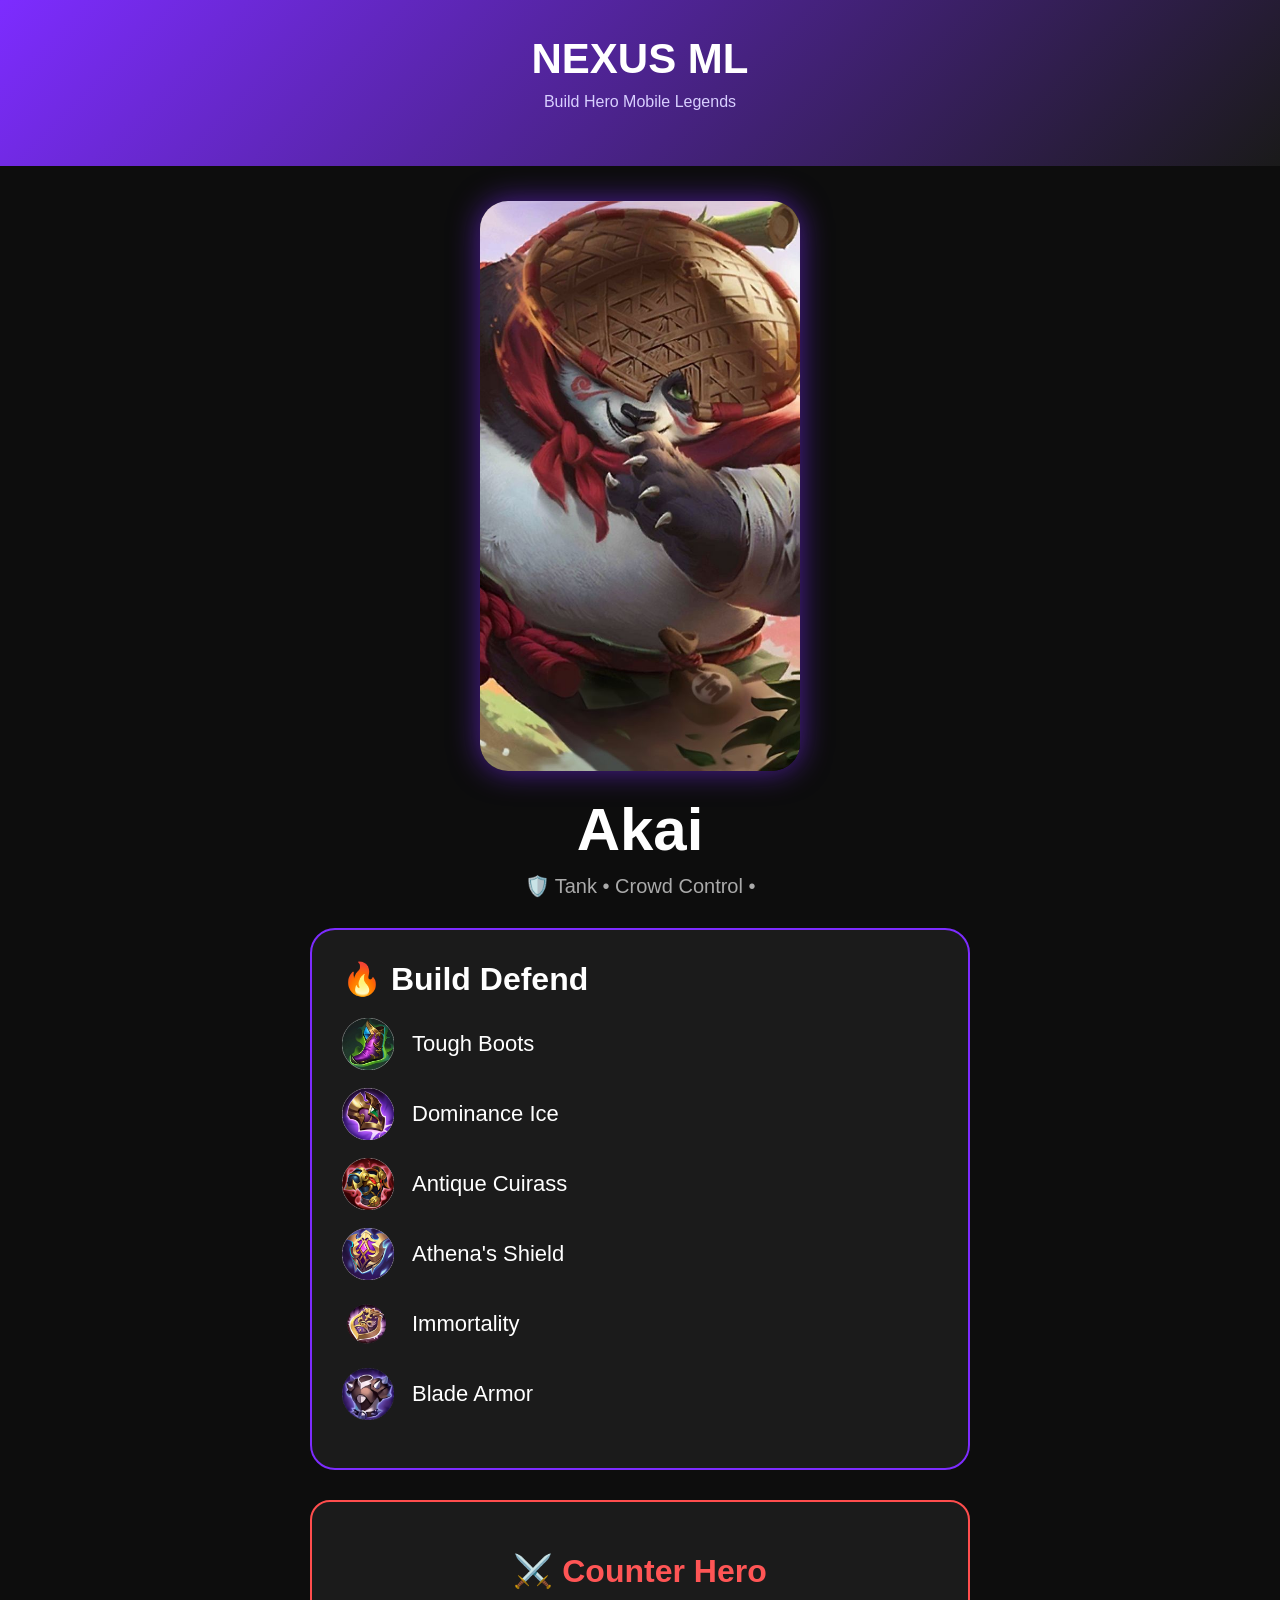
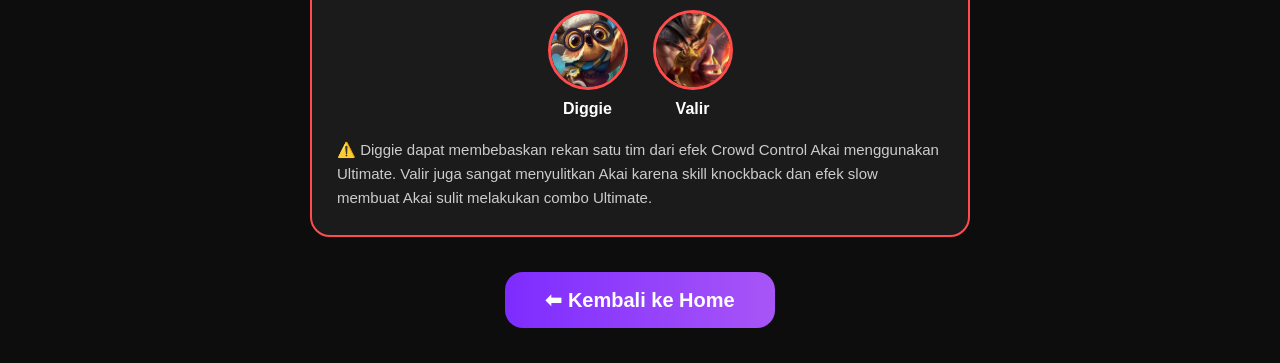
<file: Akai.html>
<!DOCTYPE html>
<html lang="id">
<head>
<meta charset="UTF-8">
<meta name="viewport" content="width=device-width, initial-scale=1.0">
<title>Akai Build - NEXUS ML</title>

<link rel="stylesheet" href="style.css">
</head>

<body>

<header>
    <h1>NEXUS ML</h1>
    <p>Build Hero Mobile Legends</p>
</header>

<div class="hero-page">

    <img src="Akai.jpg" class="hero-img">

    <h1>Akai</h1>

    <p class="role">🛡️ Tank • Crowd Control • </p>

    <div class="build-box">

        <h2>🔥 Build Defend</h2>

        <ul>

            <li>
                <img src="1786683558001.jpg" class="item-icon">
                Tough Boots
            </li>

            <li>
                <img src="Domi.jpg" class="item-icon">
                Dominance Ice
            </li>

            <li>
                <img src="Antiquiras.jpg" class="item-icon">
                Antique Cuirass
            </li>

            <li>
                <img src="Athena.jpg" class="item-icon">
                Athena's Shield
            </li>

            <li>
                <img src="1786440804712.jpg" class="item-icon">
                Immortality
            </li>

            <li>
                <img src="Blade armor.jpg" class="item-icon">
                Blade Armor
            </li>

        </ul>

    </div>

    <div class="counter-box">

        <h2>⚔️ Counter Hero</h2>

        <div class="counter-list">

            <div class="counter-item">
                <img src="Diggie.jpg" class="item-icon">
                <p>Diggie</p>
            </div>

            <div class="counter-item">
                <img src="Valir.jpg" class="item-icon">
                <p>Valir</p>
            </div>

        </div>

        <p class="counter-text">
            ⚠️ Diggie dapat membebaskan rekan satu tim dari efek Crowd Control Akai menggunakan Ultimate. Valir juga sangat menyulitkan Akai karena skill knockback dan efek slow membuat Akai sulit melakukan combo Ultimate.
        </p>

    </div>

    <a href="index.html" class="back-btn">
        ⬅ Kembali ke Home
    </a>

</div>

</body>
</html>
</file>
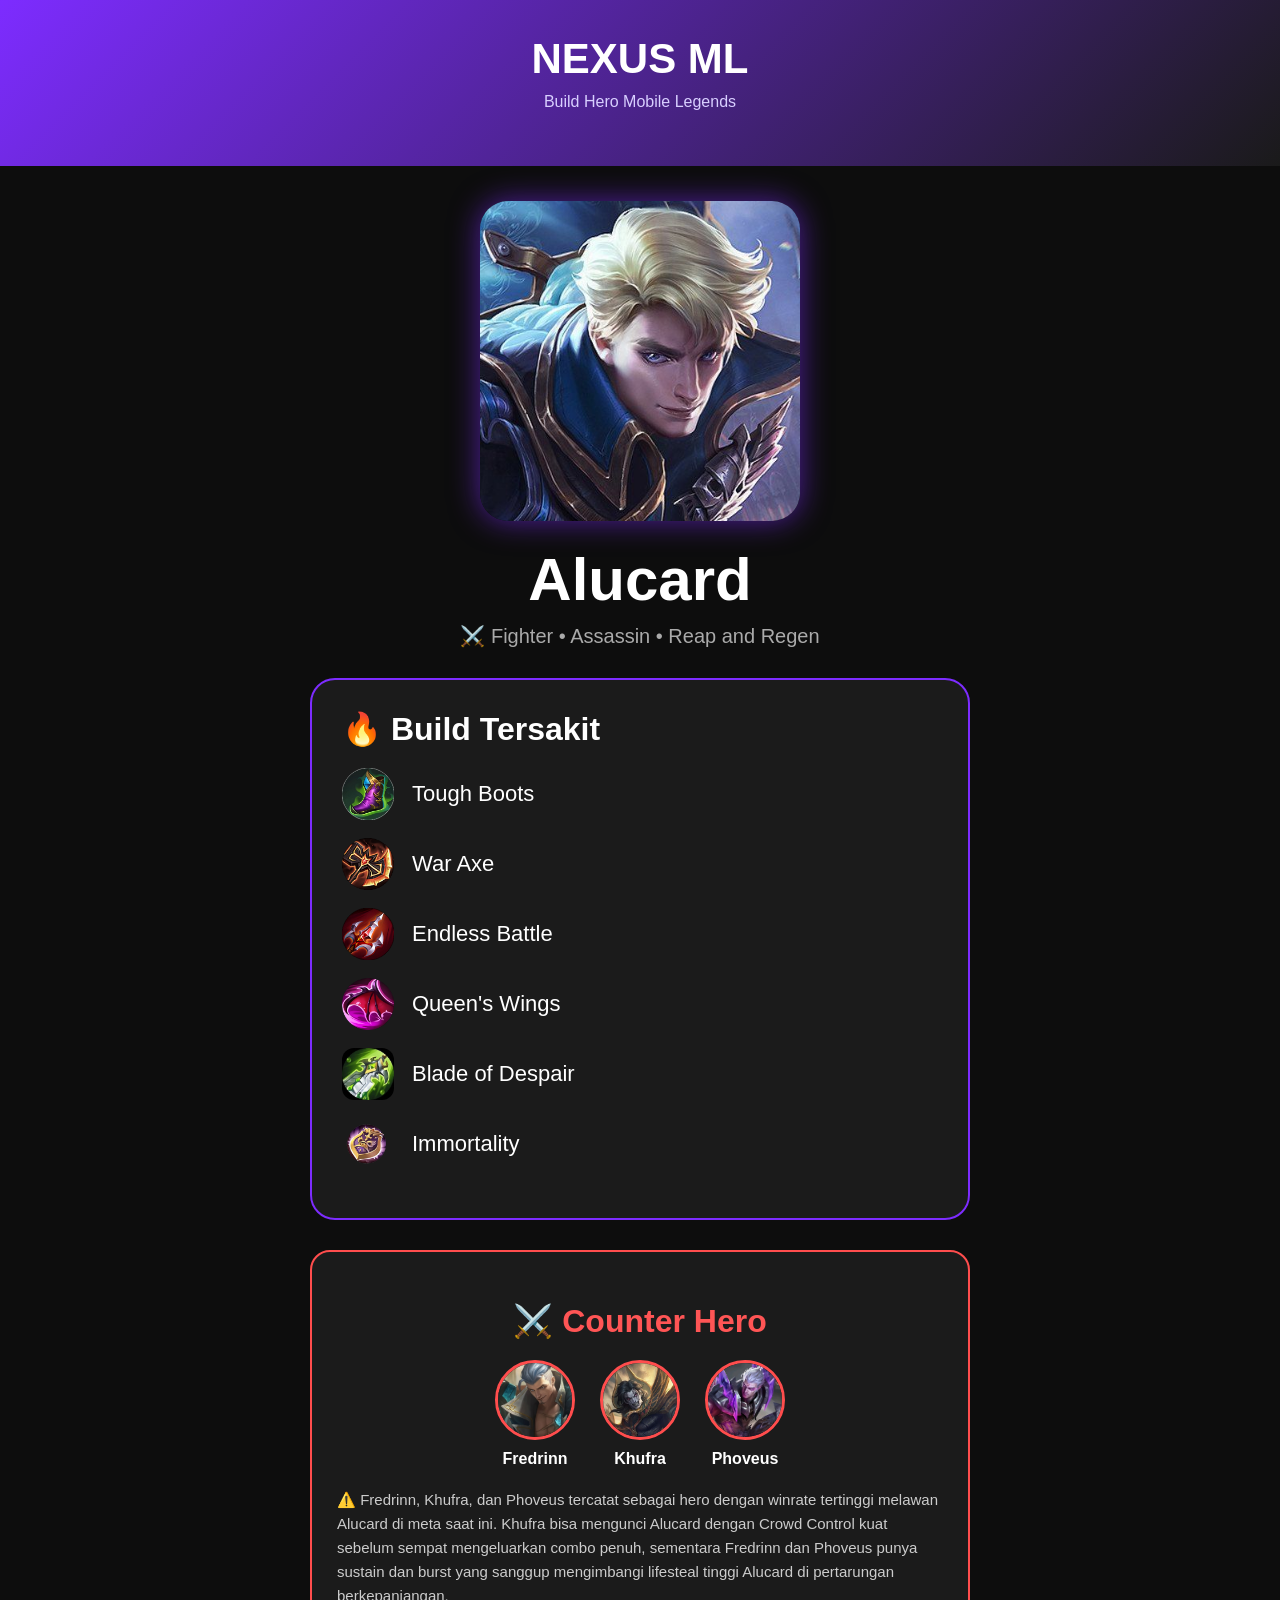
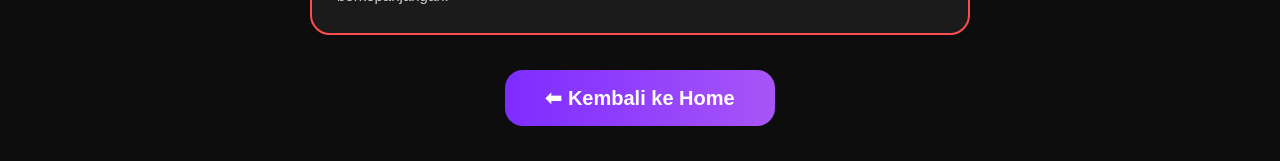
<file: Alucard.html>
<!DOCTYPE html>
<html lang="id">
<head>
    <meta charset="UTF-8">
    <meta name="viewport" content="width=device-width, initial-scale=1.0">
    <title>Alucard Build - NEXUS ML</title>

    <link rel="stylesheet" href="style.css">
</head>
<body>

<header>
    <h1>NEXUS ML</h1>
    <p>Build Hero Mobile Legends</p>
</header>

<div class="hero-page">

    <!-- Ganti dengan nama file gambar Alucard -->
    <img src="Alucard.jpg" class="hero-img">

    <h1>Alucard</h1>

    <p class="role">⚔️ Fighter • Assassin • Reap and Regen</p>

    <div class="build-box">

        <h2>🔥 Build Tersakit</h2>

        <ul>

            <li>
                <img src="1786683558001.jpg" class="item-icon">
                Tough Boots
            </li>

            <li>
                <img src="Waraxe.jpg" class="item-icon">
                War Axe
            </li>

            <li>
                <img src="Endlessbattle.jpg" class="item-icon">
                Endless Battle
            </li>

            <li>
                <img src="Queenswings.jpg" class="item-icon">
                Queen's Wings
            </li>

            <li>
                <img src="95ecd986dfe3c84c171a7191bd903f2a.jpg" class="item-icon">
                Blade of Despair
            </li>

            <li>
                <img src="1786440804712.jpg" class="item-icon">
                Immortality
            </li>

        </ul>

    </div>

<div class="counter-box">

    <h2>⚔️ Counter Hero</h2>

    <div class="counter-list">

        <div class="counter-item">
            <img src="Fredrinn.jpg" class="item-icon">
            <p>Fredrinn</p>
        </div>

        <div class="counter-item">
            <img src="Khufra.jpg" class="item-icon">
            <p>Khufra</p>
        </div>

        <div class="counter-item">
            <img src="Phoveus.jpg" class="item-icon">
            <p>Phoveus</p>
        </div>

    </div>

    <p class="counter-text">
⚠️ Fredrinn, Khufra, dan Phoveus tercatat sebagai hero dengan winrate tertinggi melawan Alucard di meta saat ini. Khufra bisa mengunci Alucard dengan Crowd Control kuat sebelum sempat mengeluarkan combo penuh, sementara Fredrinn dan Phoveus punya sustain dan burst yang sanggup mengimbangi lifesteal tinggi Alucard di pertarungan berkepanjangan.
    </p>

</div>

<a href="index.html" class="back-btn">
    ⬅ Kembali ke Home
</a>
</div>

</body>
</html>
</file>
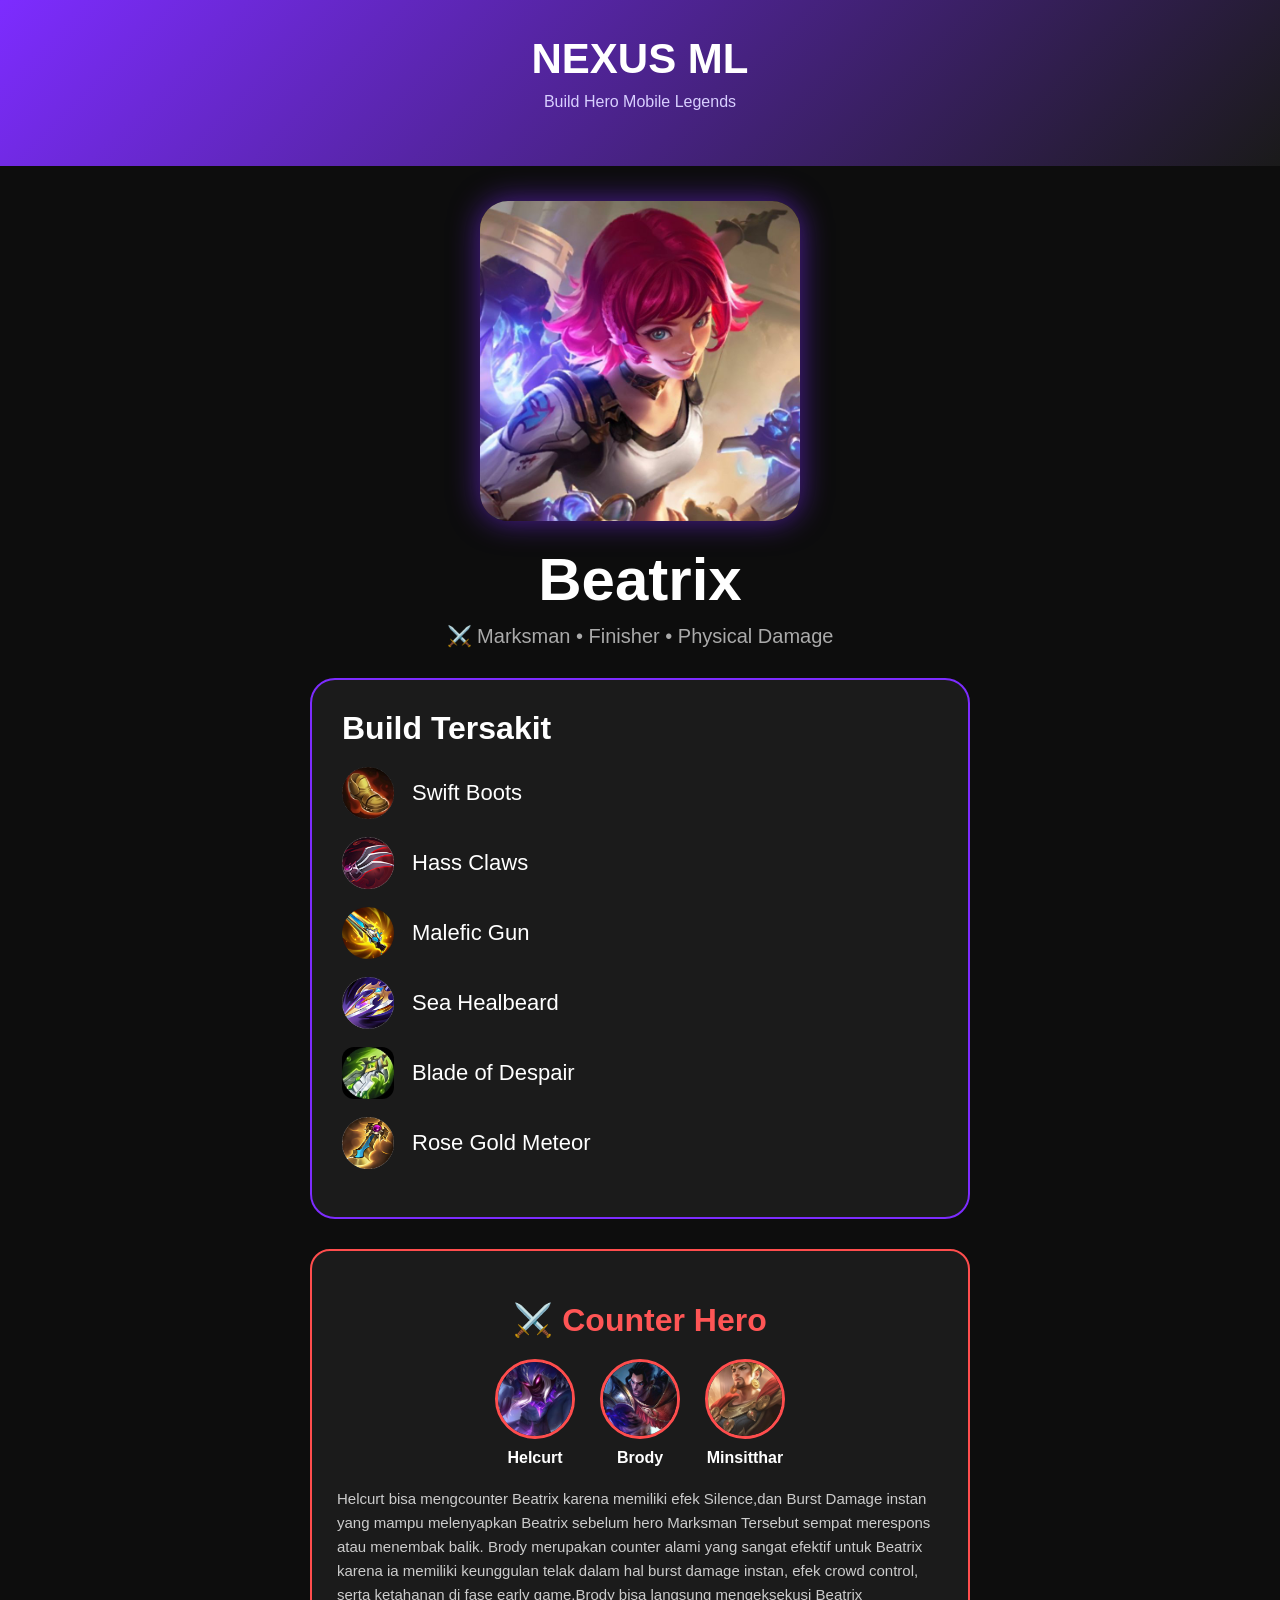
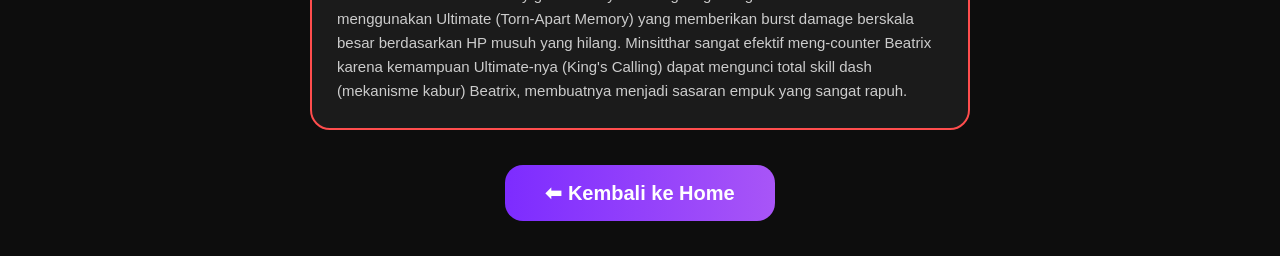
<file: Beatrix.html>
<!DOCTYPE html>
<html lang="id">
<head>
    <meta charset="UTF-8">
    <meta name="viewport" content="width=device-width, initial-scale=1.0">
    <title>Beatrix Build - NEXUS ML</title>

    <link rel="stylesheet" href="style.css">
</head>
<body>

<header>
    <h1>NEXUS ML</h1>
    <p>Build Hero Mobile Legends</p>
</header>

<div class="hero-page">

    <!-- Ganti dengan nama file gambar Alucard -->
    <img src="Beatrix.jpg" class="hero-img">

    <h1>Beatrix</h1>

    <p class="role">⚔️ Marksman • Finisher • Physical Damage</p>

    <div class="build-box">

        <h2> Build Tersakit</h2>

        <ul>

            <li>
                <img src="Swiftboots.jpg" class="item-icon">
                Swift Boots
            </li>

            <li>
                <img src="Hassclaws.jpg" class="item-icon">
                Hass Claws
            </li>

            <li>
                <img src="Maleficgun.jpg" class="item-icon">
                Malefic Gun
            </li>

            <li>
                <img src="1786440572593.jpg" class="item-icon">
                Sea Healbeard
            </li>

            <li>
                <img src="95ecd986dfe3c84c171a7191bd903f2a.jpg" class="item-icon">
                Blade of Despair
            </li>

            <li>
                <img src="1786683639087.jpg" class="item-icon">
                Rose Gold Meteor
            </li>

        </ul>

    </div>

<div class="counter-box">

    <h2>⚔️ Counter Hero</h2>

    <div class="counter-list">

        <div class="counter-item">
            <img src="Helcurt.jpg" class="item-icon">
            <p>Helcurt</p>
        </div>

        <div class="counter-item">
            <img src="Brody.jpg" class="item-icon">
            <p>Brody</p>
        </div>

        <div class="counter-item">
            <img src="Minsithar.jpg" class="item-icon">
            <p>Minsitthar</p>
        </div>

    </div>

    <p class="counter-text">
   Helcurt bisa mengcounter Beatrix karena memiliki efek Silence,dan Burst Damage instan yang mampu melenyapkan Beatrix sebelum hero Marksman Tersebut sempat merespons atau menembak balik.
   Brody merupakan counter alami yang sangat efektif untuk Beatrix karena ia memiliki keunggulan telak dalam hal burst damage instan, efek crowd control, serta ketahanan di fase early game.Brody bisa langsung mengeksekusi Beatrix menggunakan Ultimate (Torn-Apart Memory) yang memberikan burst damage berskala besar berdasarkan HP musuh yang hilang.
   Minsitthar sangat efektif meng-counter Beatrix karena kemampuan Ultimate-nya (King's Calling) dapat mengunci total skill dash (mekanisme kabur) Beatrix, membuatnya menjadi sasaran empuk yang sangat rapuh.
    </p>

</div>

<a href="index.html" class="back-btn">
    ⬅ Kembali ke Home
</a>
</div>

</body>
</html>
</file>
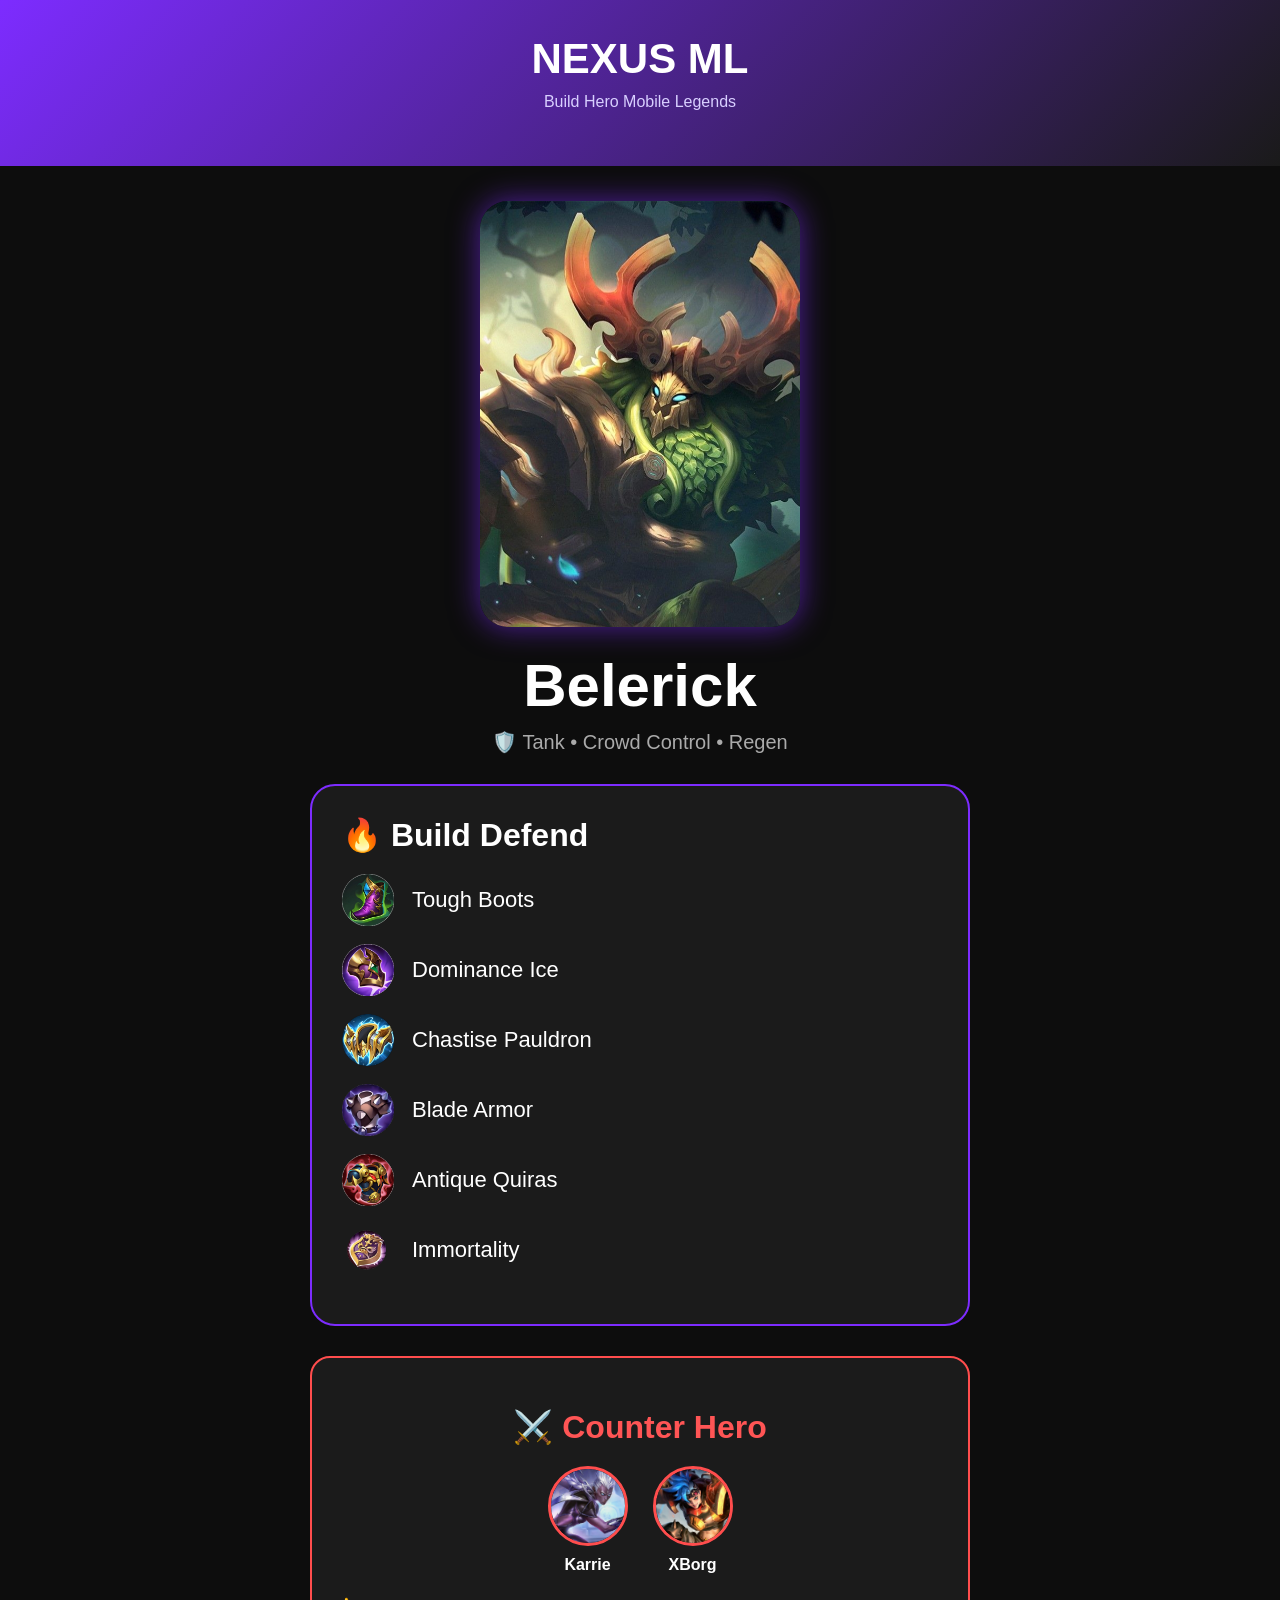
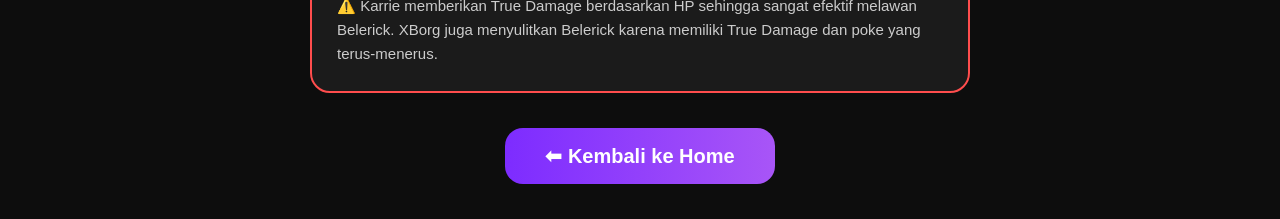
<file: Belerick.html>
<!DOCTYPE html>
<html lang="id">
<head>
<meta charset="UTF-8">
<meta name="viewport" content="width=device-width, initial-scale=1.0">
<title>Belerick Build - NEXUS ML</title>

<link rel="stylesheet" href="style.css">
</head>

<body>

<header>
    <h1>NEXUS ML</h1>
    <p>Build Hero Mobile Legends</p>
</header>

<div class="hero-page">

    <img src="Belerick.jpg" class="hero-img">

    <h1>Belerick</h1>

    <p class="role">🛡️ Tank • Crowd Control • Regen</p>

    <div class="build-box">

        <h2>🔥 Build Defend</h2>

        <ul>

            <li>
                <img src="1786683558001.jpg" class="item-icon">
                Tough Boots
            </li>

            <li>
                <img src="Domi.jpg" class="item-icon">
                Dominance Ice
            </li>

            <li>
                <img src="Chastisepauldron.jpg" class="item-icon">
                Chastise Pauldron
            </li>

            <li>
                <img src="Blade armor.jpg" class="item-icon">
                Blade Armor
            </li>

            <li>
                <img src="Antiquiras.jpg" class="item-icon">
                Antique Quiras
            </li>

            <li>
                <img src="1786440804712.jpg" class="item-icon">
                Immortality
            </li>

        </ul>

    </div>

    <div class="counter-box">

        <h2>⚔️ Counter Hero</h2>

        <div class="counter-list">

            <div class="counter-item">
                <img src="Karrie.jpg" class="item-icon">
                <p>Karrie</p>
            </div>

            <div class="counter-item">
                <img src="Xborg.jpg" class="item-icon">
                <p>XBorg</p>
            </div>

        </div>

        <p class="counter-text">
            ⚠️ Karrie memberikan True Damage berdasarkan HP sehingga sangat efektif melawan Belerick. XBorg juga menyulitkan Belerick karena memiliki True Damage dan poke yang terus-menerus.
        </p>

    </div>

    <a href="index.html" class="back-btn">
        ⬅ Kembali ke Home
    </a>

</div>

</body>
</html>
</file>
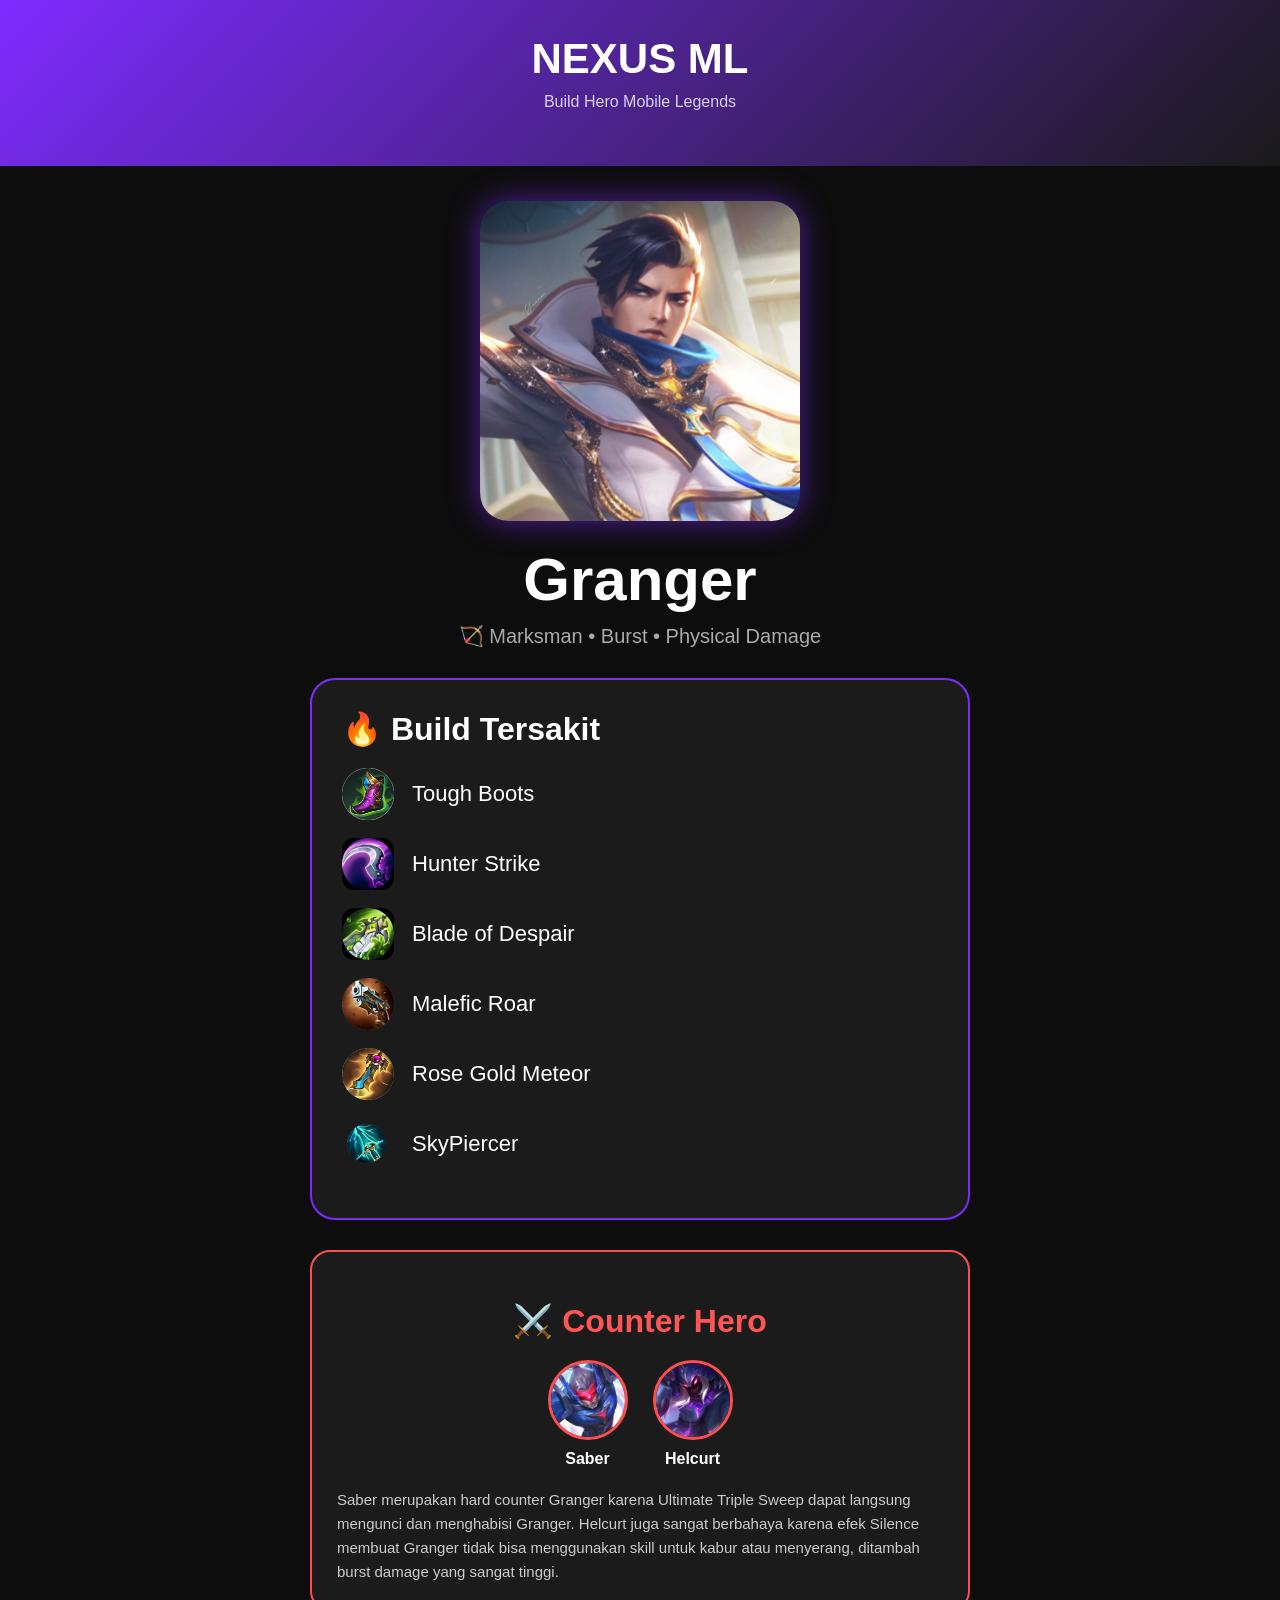
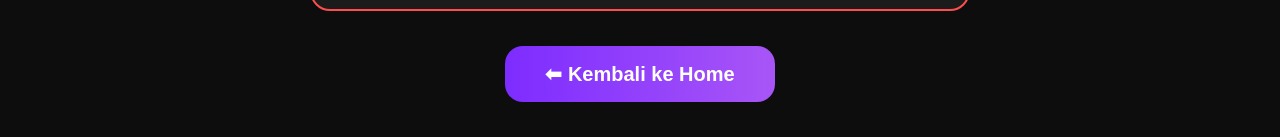
<file: Granger.html>
<!DOCTYPE html>
<html lang="id">
<head>
<meta charset="UTF-8">
<meta name="viewport" content="width=device-width, initial-scale=1.0">
<title>Akai Build - NEXUS ML</title>

<link rel="stylesheet" href="style.css">
</head>

<body>

<header>
    <h1>NEXUS ML</h1>
    <p>Build Hero Mobile Legends</p>
</header>

<div class="hero-page">

    <img src="9e57140664662ea737d46db9d44503d4.jpg" class="hero-img">
    <h1>Granger</h1>
    <p class="role">🏹 Marksman • Burst • Physical Damage</p>

    <div class="build-box">

        <h2>🔥 Build Tersakit</h2>

        <ul>

            <li>
                <img src="1786683558001.jpg" class="item-icon">
                Tough Boots
            </li>

            <li>
                <img src="aa8dcd5e2d535c975732df4b69443c36.jpg" class="item-icon">
                Hunter Strike
            </li>

            <li>
                <img src="95ecd986dfe3c84c171a7191bd903f2a.jpg" class="item-icon">
                Blade of Despair
            </li>

            <li>
                <img src="1786440819815.jpg" class="item-icon">
                Malefic Roar
            </li>

            <li>
                <img src="1786683639087.jpg" class="item-icon">
                Rose Gold Meteor
            </li>

            
            <li>
                <img src="1786677986860.jpg" class="item-icon">
                SkyPiercer
            </li>

        </ul>

    </div>

    <div class="counter-box">
        <h2>⚔️ Counter Hero</h2>
        <div class="counter-list">
            <div class="counter-item">
                <img src="Saber.jpg">
                <p>Saber</p>
            </div>
            <div class="counter-item">
                <img src="Helcurt.jpg">
                <p>Helcurt</p>
            </div>
        </div>
        <p class="counter-text">
             Saber merupakan hard counter Granger karena Ultimate Triple Sweep dapat langsung mengunci dan menghabisi Granger. Helcurt juga sangat berbahaya karena efek Silence membuat Granger tidak bisa menggunakan skill untuk kabur atau menyerang, ditambah burst damage yang sangat tinggi.
</p>
    </p>

</div>

<a href="index.html" class="back-btn">
    ⬅ Kembali ke Home
</a>

</div>

</body>
</html>
</file>
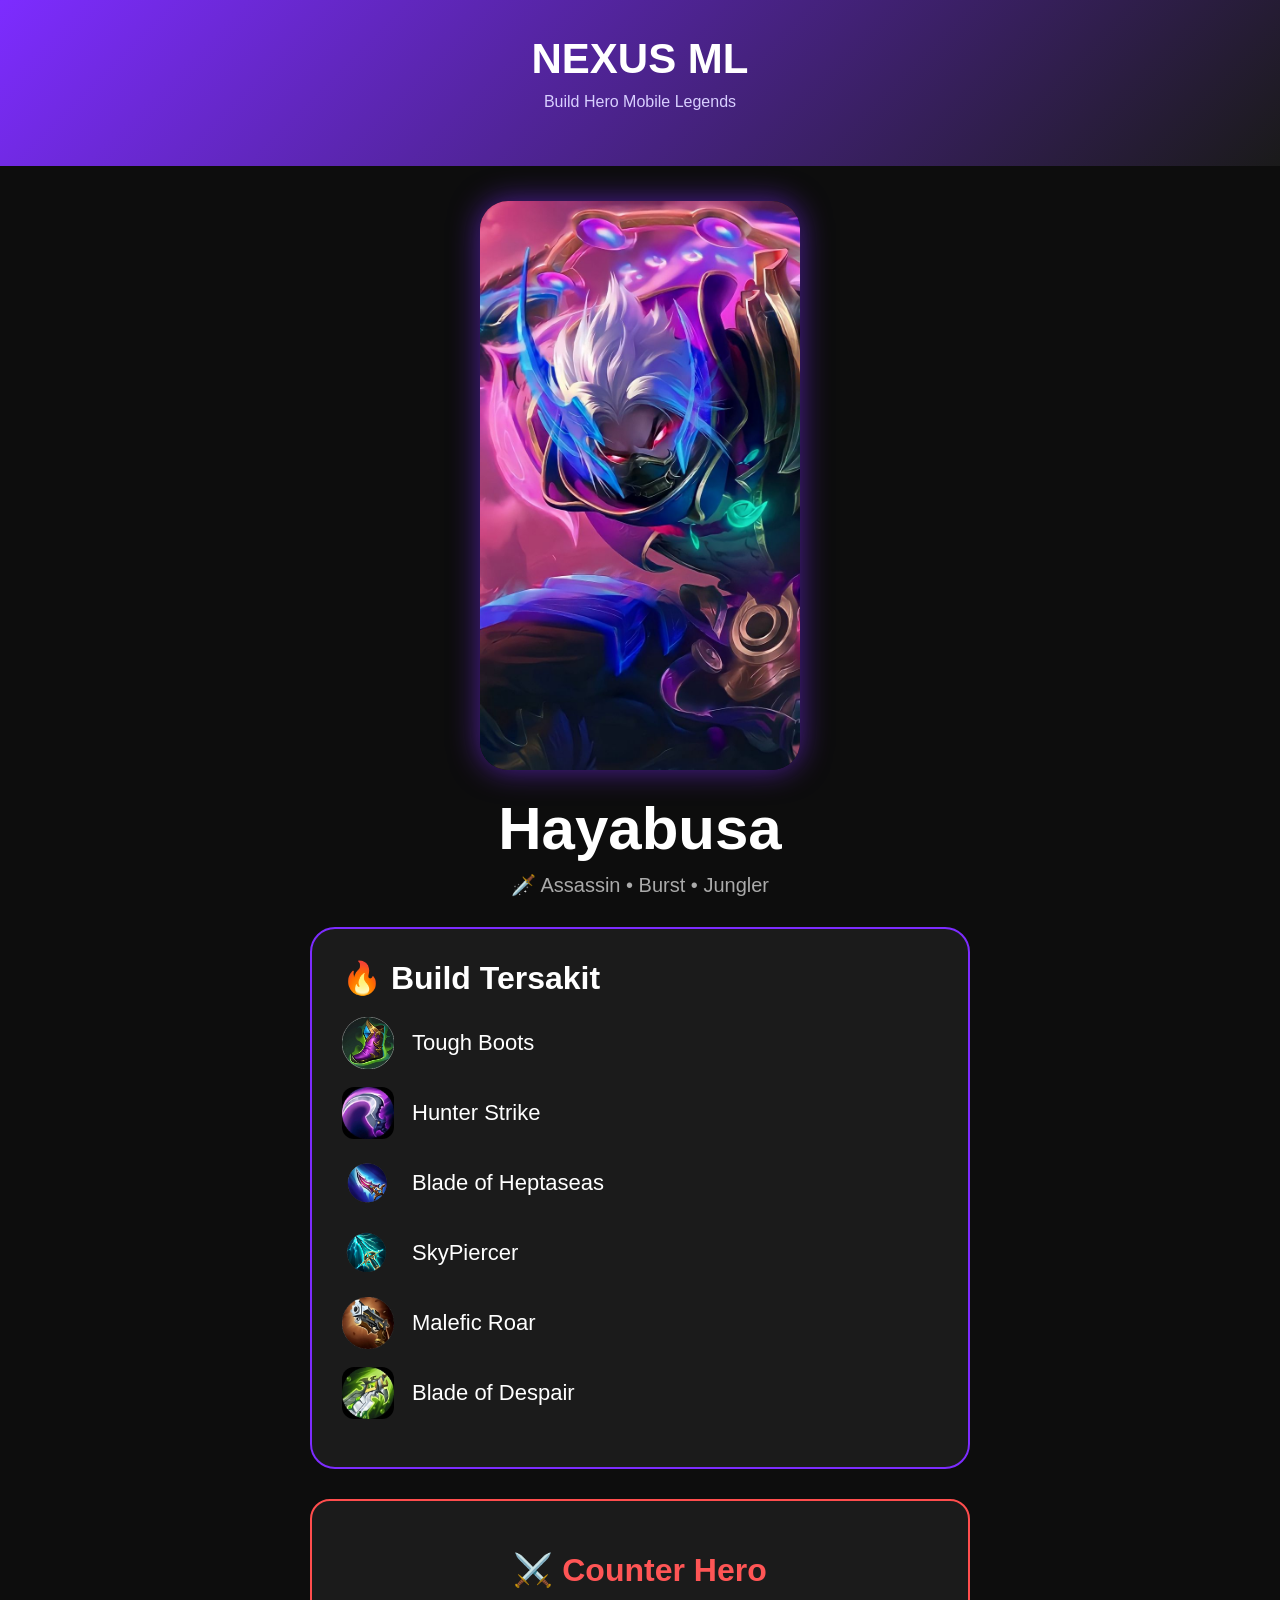
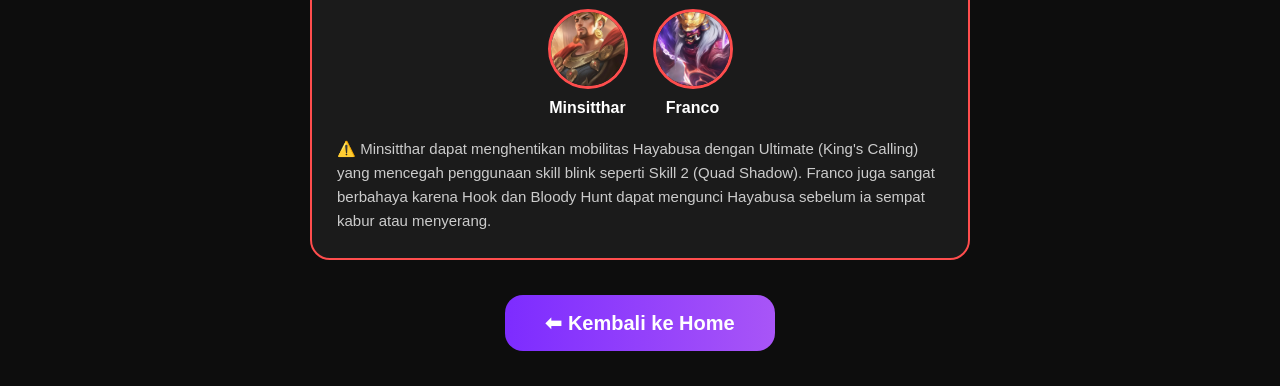
<file: Hayabusa.html>
<!DOCTYPE html>
<html lang="id">
<head>
    <meta charset="UTF-8">
    <meta name="viewport" content="width=device-width, initial-scale=1.0">
    <title>Hayabusa Build - NEXUS ML</title>

    <link rel="stylesheet" href="style.css">
</head>
<body>

<header>
    <h1>NEXUS ML</h1>
    <p>Build Hero Mobile Legends</p>
</header>

<div class="hero-page">

    <!-- Ganti dengan nama file gambar Hayabusa -->
    <img src="394235b2ca81f3aa0626b25ddba64bfc.jpg" class="hero-img">

    <h1>Hayabusa</h1>

    <p class="role">🗡️ Assassin • Burst • Jungler</p>

    <div class="build-box">

        <h2>🔥 Build Tersakit</h2>

        <ul>

            <li>
                <img src="1786683558001.jpg" class="item-icon">
                Tough Boots
            </li>

            <li>
                <img src="aa8dcd5e2d535c975732df4b69443c36.jpg" class="item-icon">
                Hunter Strike
            </li>

            <li>
                <img src="1786437426973.jpg" class="item-icon">
                Blade of Heptaseas
            </li>

            <li>
                <img src="1786677986860.jpg" class="item-icon">
                SkyPiercer
            </li>

            <li>
                <img src="1786440819815.jpg" class="item-icon">
                Malefic Roar
            </li>

            <li>
                <img src="95ecd986dfe3c84c171a7191bd903f2a.jpg" class="item-icon">
                Blade of Despair
            </li>

        </ul>


    </div>

<div class="counter-box">

    <h2>⚔️ Counter Hero</h2>

    <div class="counter-list">

        <div class="counter-item">
            <img src="Minsithar.jpg" class="item-icon">
            <p>Minsitthar</p>
        </div>

        <div class="counter-item">
            <img src="Franco.jpg" class="item-icon">
            <p>Franco</p>
        </div>

    </div>

    <p class="counter-text">
        <p class="counter-text">
⚠️ Minsitthar dapat menghentikan mobilitas Hayabusa dengan Ultimate (King's Calling) yang mencegah penggunaan skill blink seperti Skill 2 (Quad Shadow). Franco juga sangat berbahaya karena Hook dan Bloody Hunt dapat mengunci Hayabusa sebelum ia sempat kabur atau menyerang.
</p>
    </p>

</div>

<a href="index.html" class="back-btn">
    ⬅ Kembali ke Home
</a>
</div>

</body>
</html>
</file>
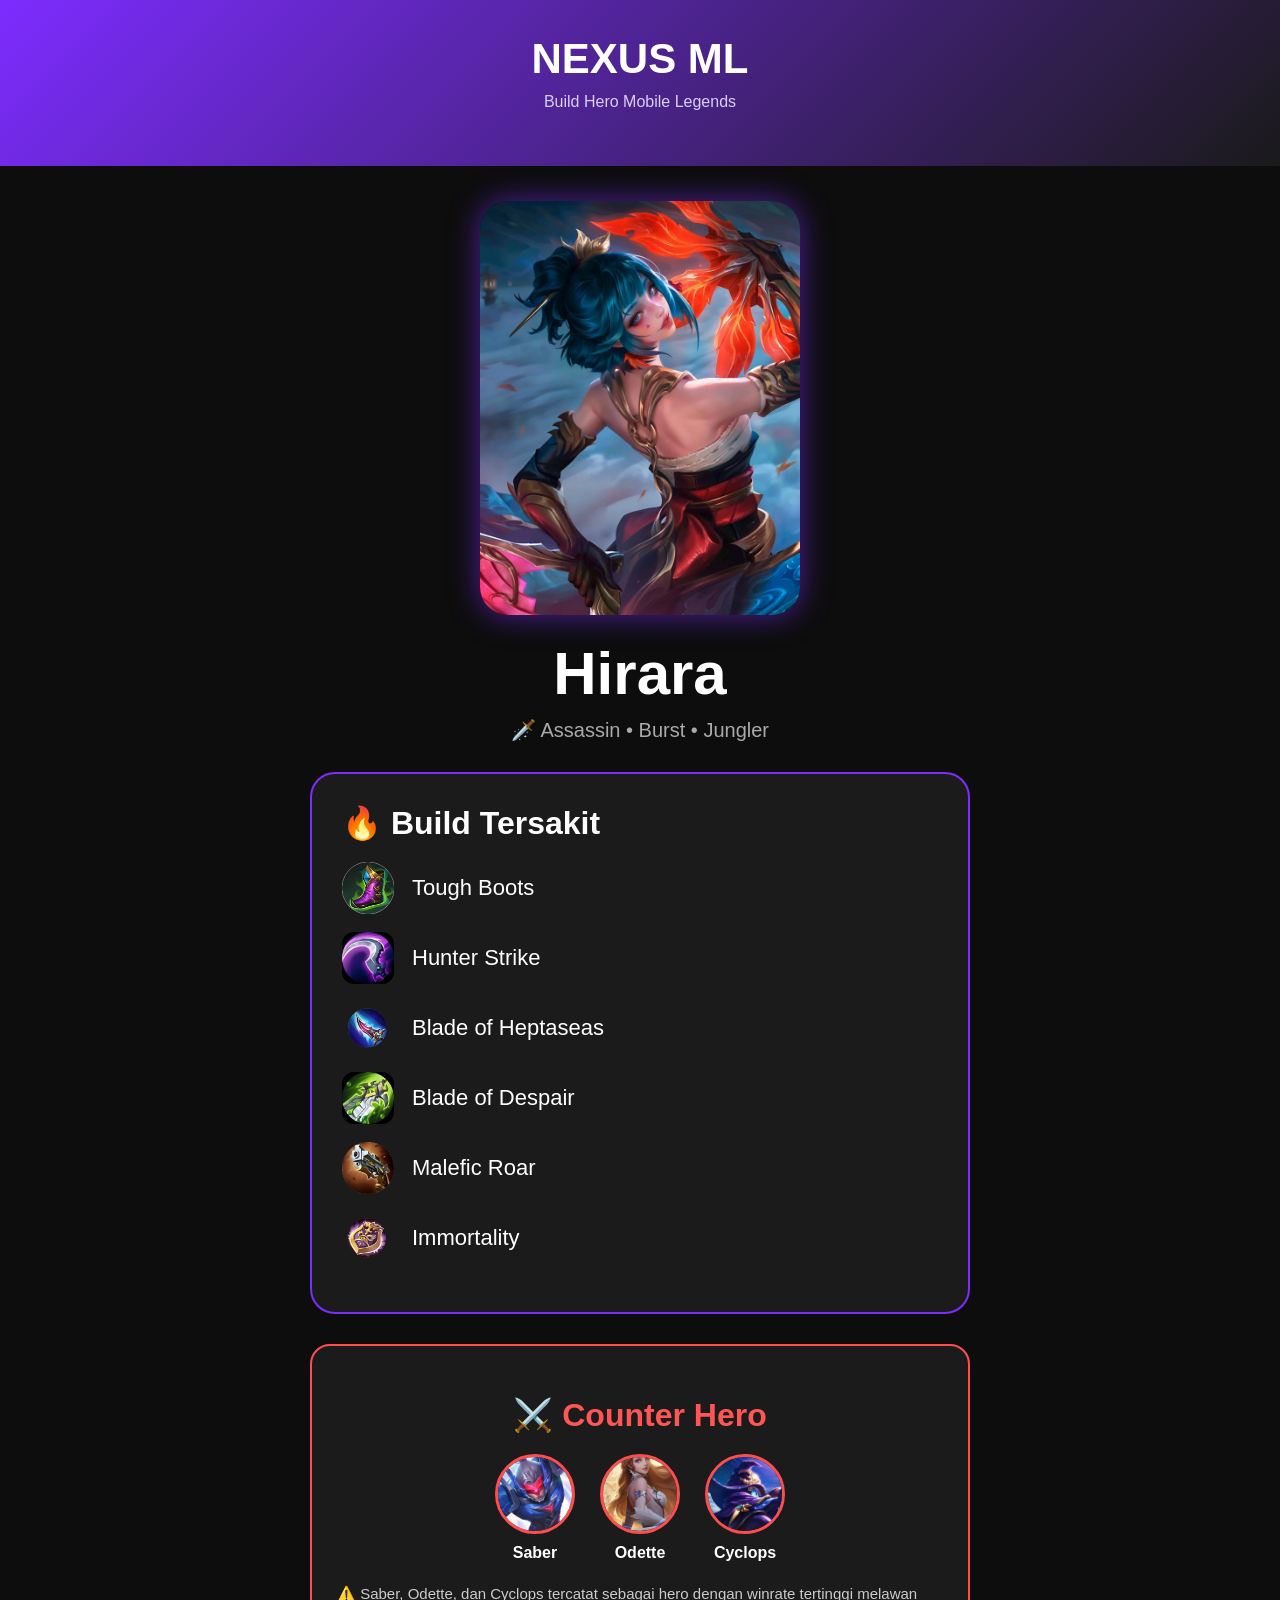
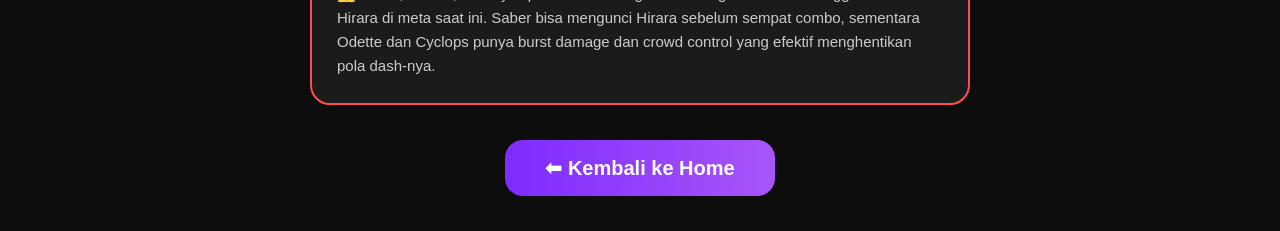
<file: Hirara.html>
<!DOCTYPE html>
<html lang="id">
<head>
    <meta charset="UTF-8">
    <meta name="viewport" content="width=device-width, initial-scale=1.0">
    <title>Hirara Build - NEXUS ML</title>

    <link rel="stylesheet" href="style.css">
</head>
<body>

<header>
    <h1>NEXUS ML</h1>
    <p>Build Hero Mobile Legends</p>
</header>

<div class="hero-page">

    <!-- Ganti dengan nama file gambar Hirara -->
    <img src="Hirara.jpg" class="hero-img">

    <h1>Hirara</h1>

    <p class="role">🗡️ Assassin • Burst • Jungler</p>

    <div class="build-box">

        <h2>🔥 Build Tersakit</h2>

        <ul>

            <li>
                <img src="1786683558001.jpg" class="item-icon">
                Tough Boots
            </li>

            <li>
                <img src="aa8dcd5e2d535c975732df4b69443c36.jpg" class="item-icon">
                Hunter Strike
            </li>

            <li>
                <img src="1786437426973.jpg" class="item-icon">
                Blade of Heptaseas
            </li>

            <li>
                <img src="95ecd986dfe3c84c171a7191bd903f2a.jpg" class="item-icon">
                Blade of Despair
            </li>

            <li>
                <img src="1786440819815.jpg" class="item-icon">
                Malefic Roar
            </li>

            <li>
                <img src="1786440804712.jpg" class="item-icon">
                Immortality
            </li>

        </ul>

    </div>

<div class="counter-box">

    <h2>⚔️ Counter Hero</h2>

    <div class="counter-list">

        <div class="counter-item">
            <img src="Saber.jpg" class="item-icon">
            <p>Saber</p>
        </div>

        <div class="counter-item">
            <img src="Odete.jpg" class="item-icon">
            <p>Odette</p>
        </div>

        <div class="counter-item">
            <img src="Cyclops.jpg" class="item-icon">
            <p>Cyclops</p>
        </div>

    </div>

    <p class="counter-text">
⚠️ Saber, Odette, dan Cyclops tercatat sebagai hero dengan winrate tertinggi melawan Hirara di meta saat ini. Saber bisa mengunci Hirara sebelum sempat combo, sementara Odette dan Cyclops punya burst damage dan crowd control yang efektif menghentikan pola dash-nya.
    </p>

</div>

<a href="index.html" class="back-btn">
    ⬅ Kembali ke Home
</a>
</div>

</body>
</html>
</file>
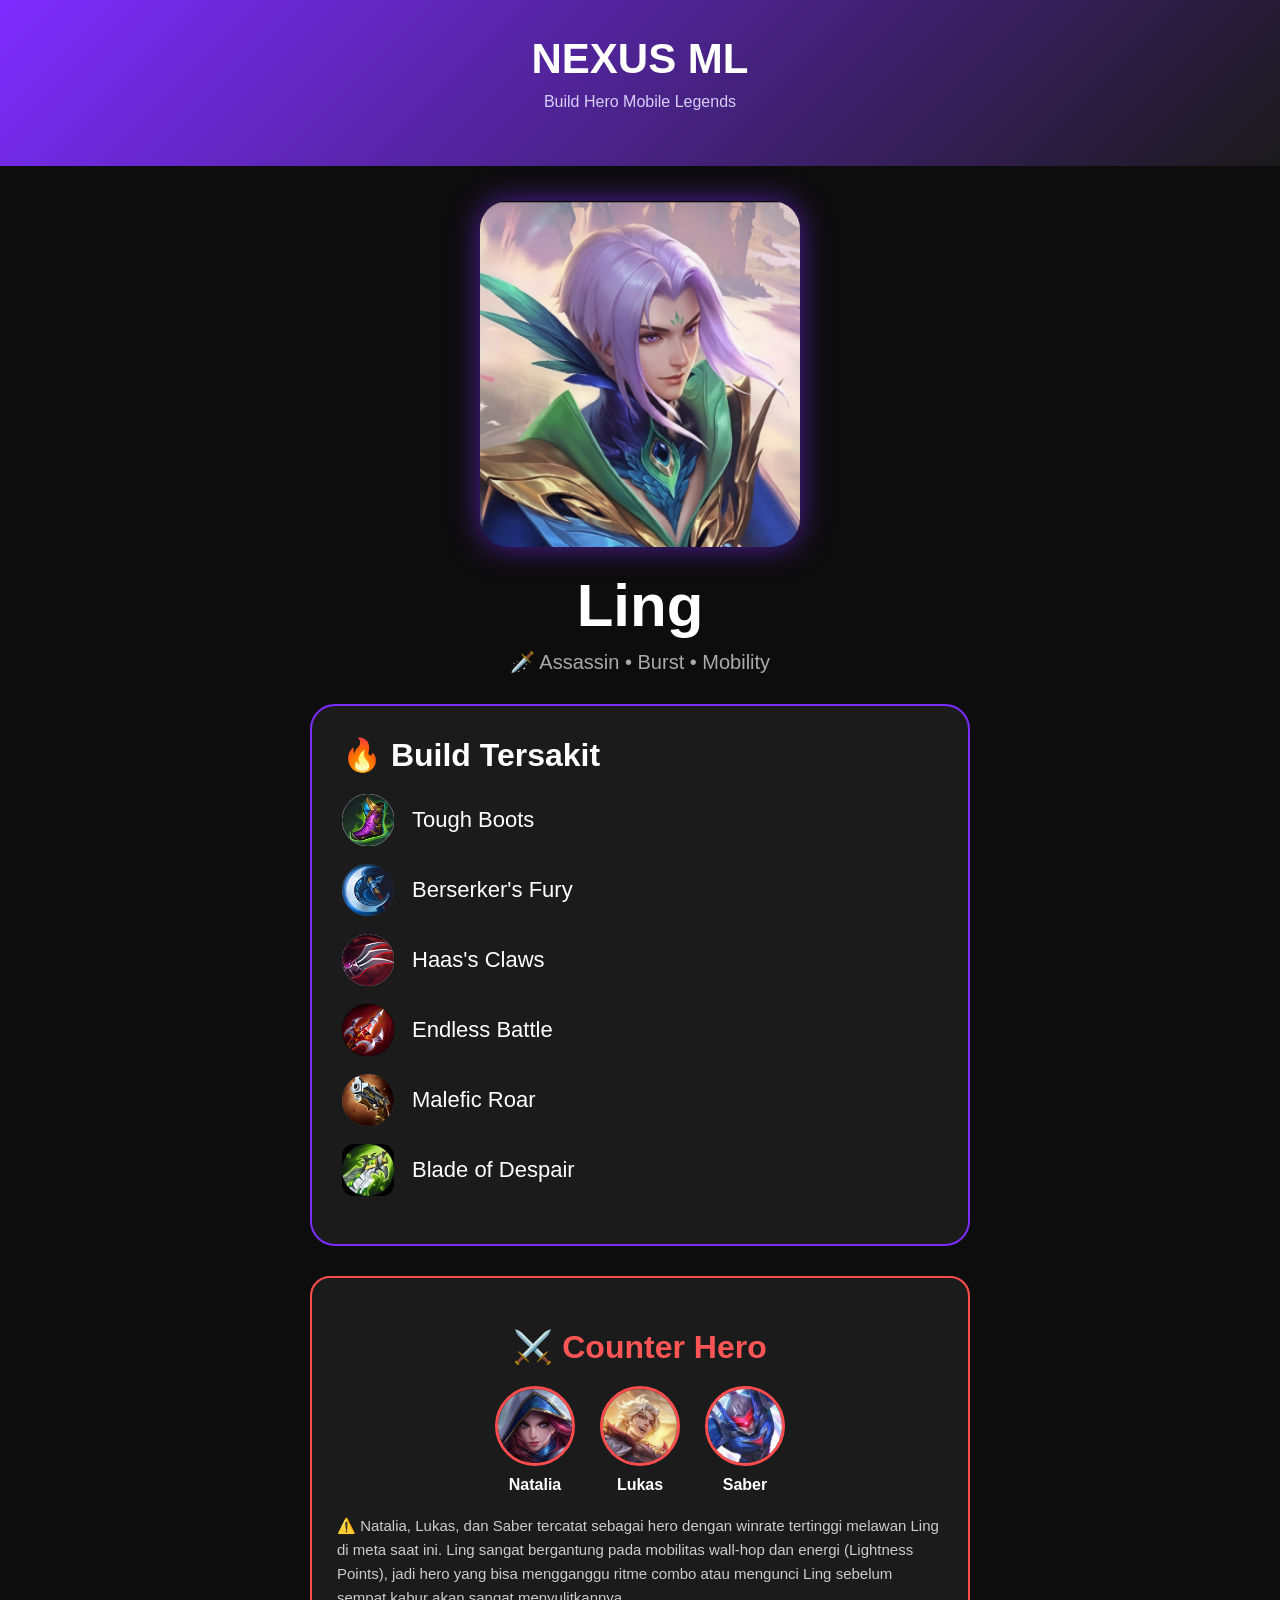
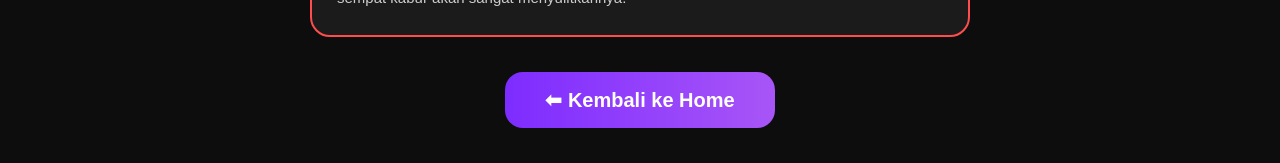
<file: Ling.html>
<!DOCTYPE html>
<html lang="id">
<head>
    <meta charset="UTF-8">
    <meta name="viewport" content="width=device-width, initial-scale=1.0">
    <title>Ling Build - NEXUS ML</title>

    <link rel="stylesheet" href="style.css">
</head>
<body>

<header>
    <h1>NEXUS ML</h1>
    <p>Build Hero Mobile Legends</p>
</header>

<div class="hero-page">

    <!-- Ganti dengan nama file gambar Ling -->
    <img src="Ling.jpg" class="hero-img">

    <h1>Ling</h1>

    <p class="role">🗡️ Assassin • Burst • Mobility</p>

    <div class="build-box">

        <h2>🔥 Build Tersakit</h2>

        <ul>

            <li>
                <img src="1786683558001.jpg" class="item-icon">
                Tough Boots
            </li>

            <li>
                <img src="Berseker.jpg" class="item-icon">
                Berserker's Fury
            </li>

            <li>
                <img src="Hassclaws.jpg" class="item-icon">
                Haas's Claws
            </li>

            <li>
                <img src="Endlessbattle.jpg" class="item-icon">
                Endless Battle
            </li>

            <li>
                <img src="1786440819815.jpg" class="item-icon">
                Malefic Roar
            </li>

            <li>
                <img src="95ecd986dfe3c84c171a7191bd903f2a.jpg" class="item-icon">
                Blade of Despair
            </li>

        </ul>

    </div>

<div class="counter-box">

    <h2>⚔️ Counter Hero</h2>

    <div class="counter-list">

        <div class="counter-item">
            <img src="Natalia.jpg" class="item-icon">
            <p>Natalia</p>
        </div>

        <div class="counter-item">
            <img src="Lukas.jpg" class="item-icon">
            <p>Lukas</p>
        </div>

        <div class="counter-item">
            <img src="Saber.jpg" class="item-icon">
            <p>Saber</p>
        </div>

    </div>

    <p class="counter-text">
⚠️ Natalia, Lukas, dan Saber tercatat sebagai hero dengan winrate tertinggi melawan Ling di meta saat ini. Ling sangat bergantung pada mobilitas wall-hop dan energi (Lightness Points), jadi hero yang bisa mengganggu ritme combo atau mengunci Ling sebelum sempat kabur akan sangat menyulitkannya.
    </p>

</div>

<a href="index.html" class="back-btn">
    ⬅ Kembali ke Home
</a>
</div>

</body>
</html>
</file>
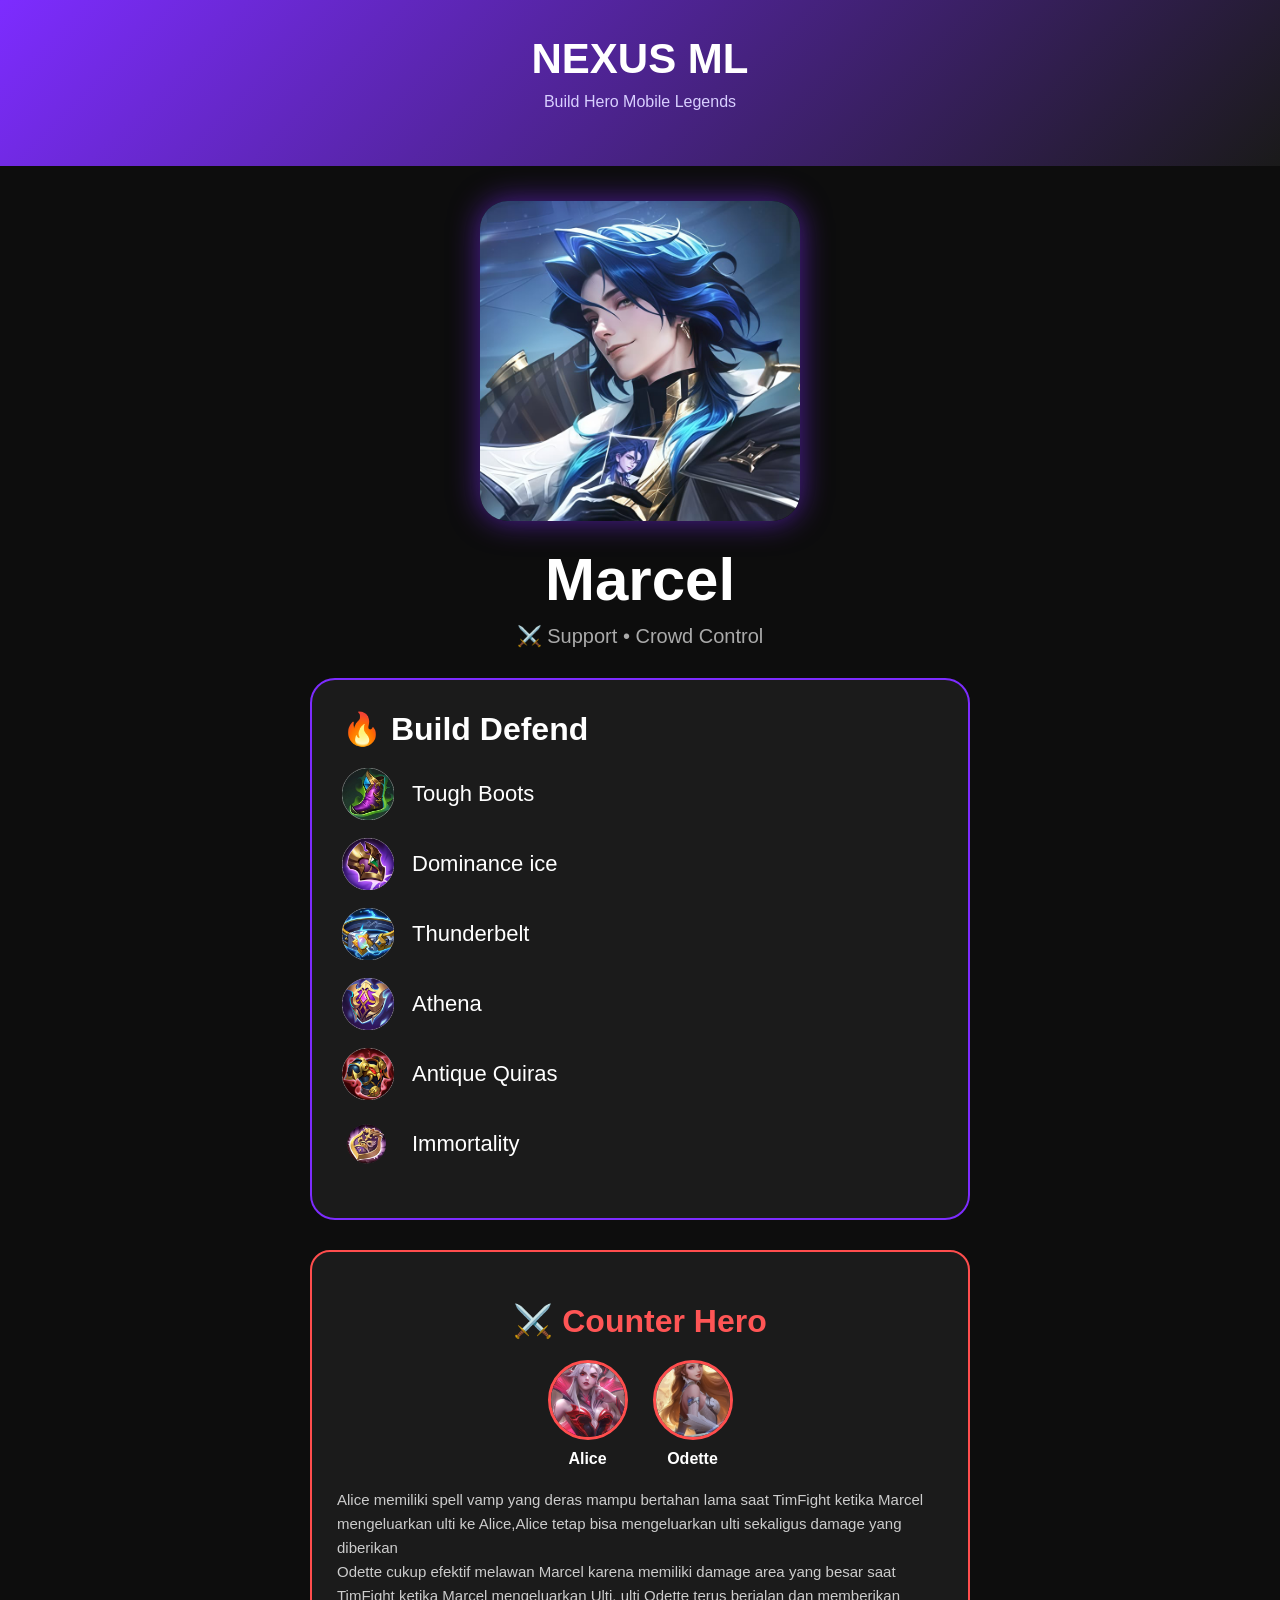
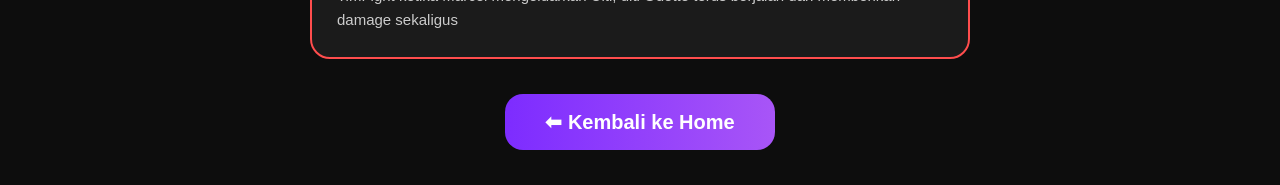
<file: Marcel.html>
<!DOCTYPE html>
<html lang="id">
<head>
<meta charset="UTF-8">
<meta name="viewport" content="width=device-width, initial-scale=1.0">

<title>Marcel Build - NEXUS ML</title>

<link rel="stylesheet" href="style.css">

</head>

<body>

<header>
    <h1>NEXUS ML</h1>
    <p>Build Hero Mobile Legends</p>
</header>

<div class="hero-page">

    <img src="Marcel.jpg" class="hero-img">

    <h1>Marcel</h1>

    <p class="role">⚔️ Support • Crowd Control</p>

    <div class="build-box">

        <h2>🔥 Build Defend</h2>

        <ul>

            <li>
                <img src="1786683558001.jpg" class="item-icon">
                Tough Boots
            </li>

            <li>
                <img src="Domi.jpg" class="item-icon">
                Dominance ice
            </li>

            <li>
                <img src="Thunderbelt.jpg" class="item-icon">
                Thunderbelt
            </li>

            <li>
                <img src="Athena.jpg" class="item-icon">
                Athena
            </li>

            <li>
                <img src="Antiquiras.jpg" class="item-icon">
                Antique Quiras
            </li>

            <li>
                <img src="1786440804712.jpg" class="item-icon">
                Immortality
            </li>

        </ul>

    </div>

    <div class="counter-box">

        <h2>⚔️ Counter Hero</h2>

        <div class="counter-list">

            <div class="counter-item">
                <img src="Alice.jpg" class="item-icon">
                <p>Alice</p>
            </div>

            <div class="counter-item">
                <img src="Odete.jpg" class="item-icon">
                <p>Odette</p>
            </div>

        </div>

<p class="counter-text">
    Alice memiliki spell vamp yang deras mampu bertahan lama saat TimFight ketika Marcel mengeluarkan ulti ke Alice,Alice tetap bisa mengeluarkan ulti sekaligus damage yang diberikan
</p>
<p class="counter-text">
    Odette cukup efektif melawan Marcel karena memiliki damage area yang besar saat TimFight ketika Marcel mengeluarkan Ulti, ulti Odette terus berjalan dan memberikan damage sekaligus
</p>

    </div>

    <a href="index.html" class="back-btn">
        ⬅ Kembali ke Home
    </a>

</div>

</body>
</html>
</file>
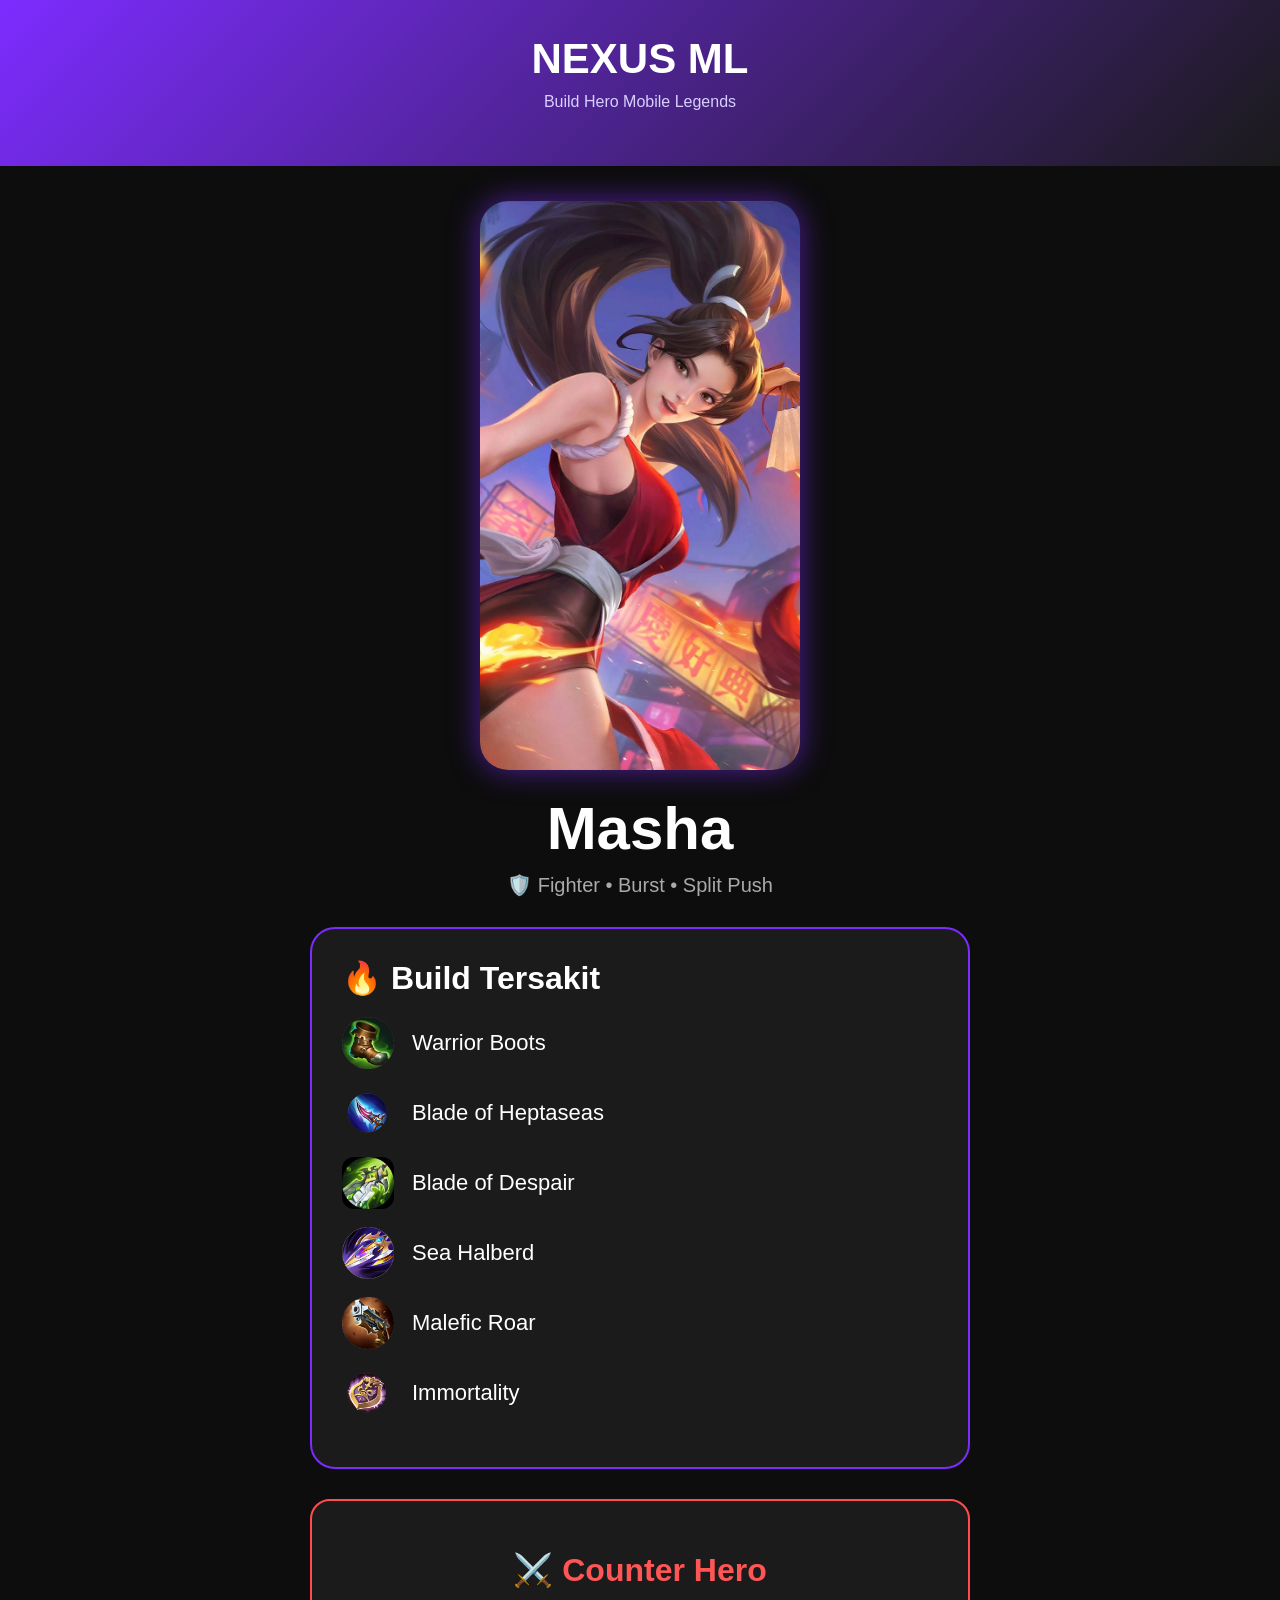
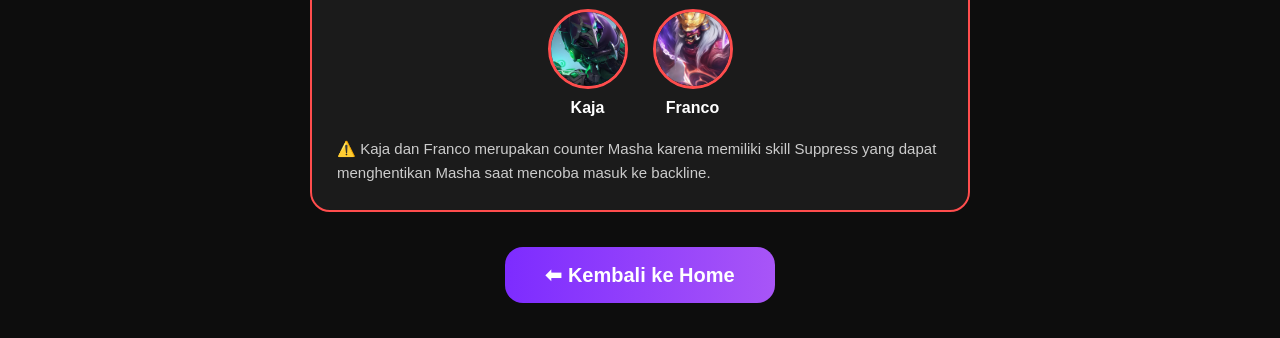
<file: Masha.html>
<!DOCTYPE html>
<html lang="id">
<head>
<meta charset="UTF-8">
<meta name="viewport" content="width=device-width, initial-scale=1.0">
<title>Masha Build - NEXUS ML</title>

<link rel="stylesheet" href="style.css">
</head>

<body>

<header>
    <h1>NEXUS ML</h1>
    <p>Build Hero Mobile Legends</p>
</header>

<div class="hero-page">

    <img src="a4bd2b3c8832d9710b3c8937c0d78c38.jpg" class="hero-img">

    <h1>Masha</h1>

    <p class="role">🛡️ Fighter • Burst • Split Push</p>

    <div class="build-box">

        <h2>🔥 Build Tersakit</h2>

        <ul>

            <li>
                <img src="1786440691648.jpg" class="item-icon">
                Warrior Boots
            </li>

            <li>
                <img src="1786437426973.jpg" class="item-icon">
                Blade of Heptaseas
            </li>

            <li>
                <img src="95ecd986dfe3c84c171a7191bd903f2a.jpg" class="item-icon">
                Blade of Despair
            </li>

            <li>
                <img src="1786440572593.jpg" class="item-icon">
                Sea Halberd
            </li>

            <li>
                <img src="1786440819815.jpg" class="item-icon">
                Malefic Roar
            </li>

            <li>
                <img src="1786440804712.jpg" class="item-icon">
                Immortality
            </li>

        </ul>



</div>

<div class="counter-box">

    <h2>⚔️ Counter Hero</h2>

    <div class="counter-list">

        <div class="counter-item">
            <img src="Kaja.jpg" class="item-icon">
            <p>Kaja</p>
        </div>

        <div class="counter-item">
            <img src="Franco.jpg" class="item-icon">
            <p>Franco</p>
        </div>

    </div>

    <p class="counter-text">
        ⚠️ Kaja dan Franco merupakan counter Masha karena memiliki skill Suppress yang dapat menghentikan Masha saat mencoba masuk ke backline.
</p>
   </p>

</div>

<a href="index.html" class="back-btn">
    ⬅ Kembali ke Home
</a>

</body>
</html>
</file>
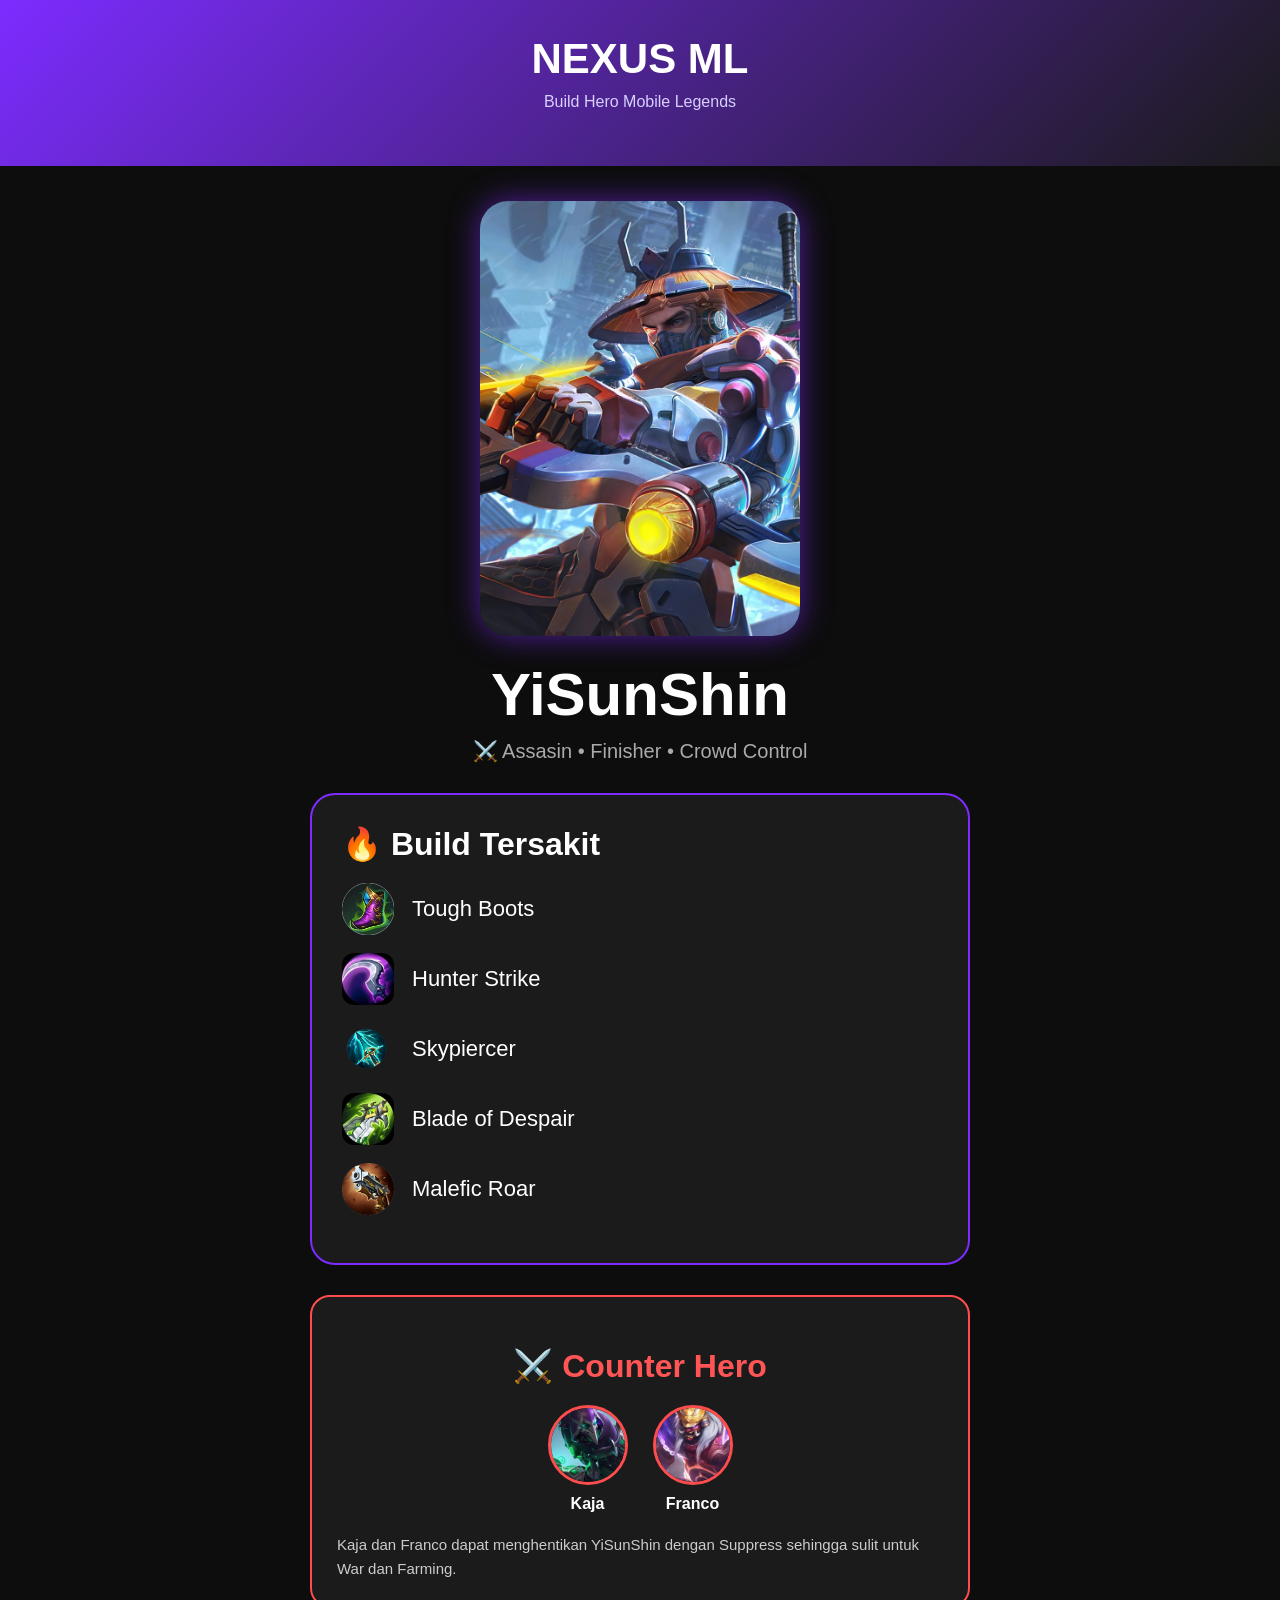
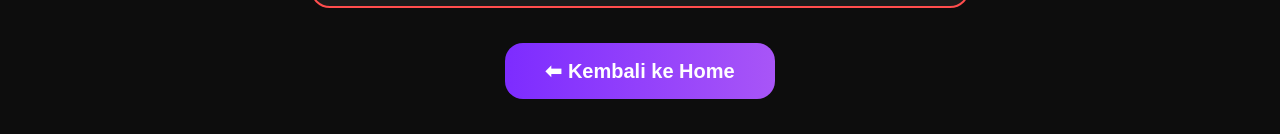
<file: YiSunShin.html>
<!DOCTYPE html>
<html lang="id">
<head>
<meta charset="UTF-8">
<meta name="viewport" content="width=device-width, initial-scale=1.0">

<title>YiSunShin Build - NEXUS ML</title>

<link rel="stylesheet" href="style.css">

</head>

<body>

<header>
    <h1>NEXUS ML</h1>
    <p>Build Hero Mobile Legends</p>
</header>

<div class="hero-page">

    <img src="Yss.jpg" class="hero-img">

    <h1>YiSunShin</h1>

    <p class="role">⚔️ Assasin • Finisher • Crowd Control</p>

    <div class="build-box">

        <h2>🔥 Build Tersakit</h2>

        <ul>

            <li>
                <img src="1786683558001.jpg" class="item-icon">
                Tough Boots
            </li>

            <li>
                <img src="aa8dcd5e2d535c975732df4b69443c36.jpg" class="item-icon">
                Hunter Strike
            </li>

            <li>
                <img src="1786677986860.jpg" class="item-icon">
                Skypiercer
            </li>

            <li>
                <img src="95ecd986dfe3c84c171a7191bd903f2a.jpg" class="item-icon">
                Blade of Despair
            </li>

            <li>
                <img src="1786440819815.jpg" class="item-icon">
                Malefic Roar
            </li>

            
        </ul>

    </div>

    <div class="counter-box">

        <h2>⚔️ Counter Hero</h2>

        <div class="counter-list">

            <div class="counter-item">
                <img src="Kaja.jpg" class="item-icon">
                <p>Kaja</p>
            </div>

            <div class="counter-item">
                <img src="Franco.jpg" class="item-icon">
                <p>Franco</p>
            </div>

        </div>

        <p class="counter-text">
            Kaja dan Franco dapat menghentikan YiSunShin dengan Suppress sehingga sulit untuk War dan Farming.
        </p>

    </div>

    <a href="index.html" class="back-btn">
        ⬅ Kembali ke Home
    </a>

</div>

</body>
</html>
</file>
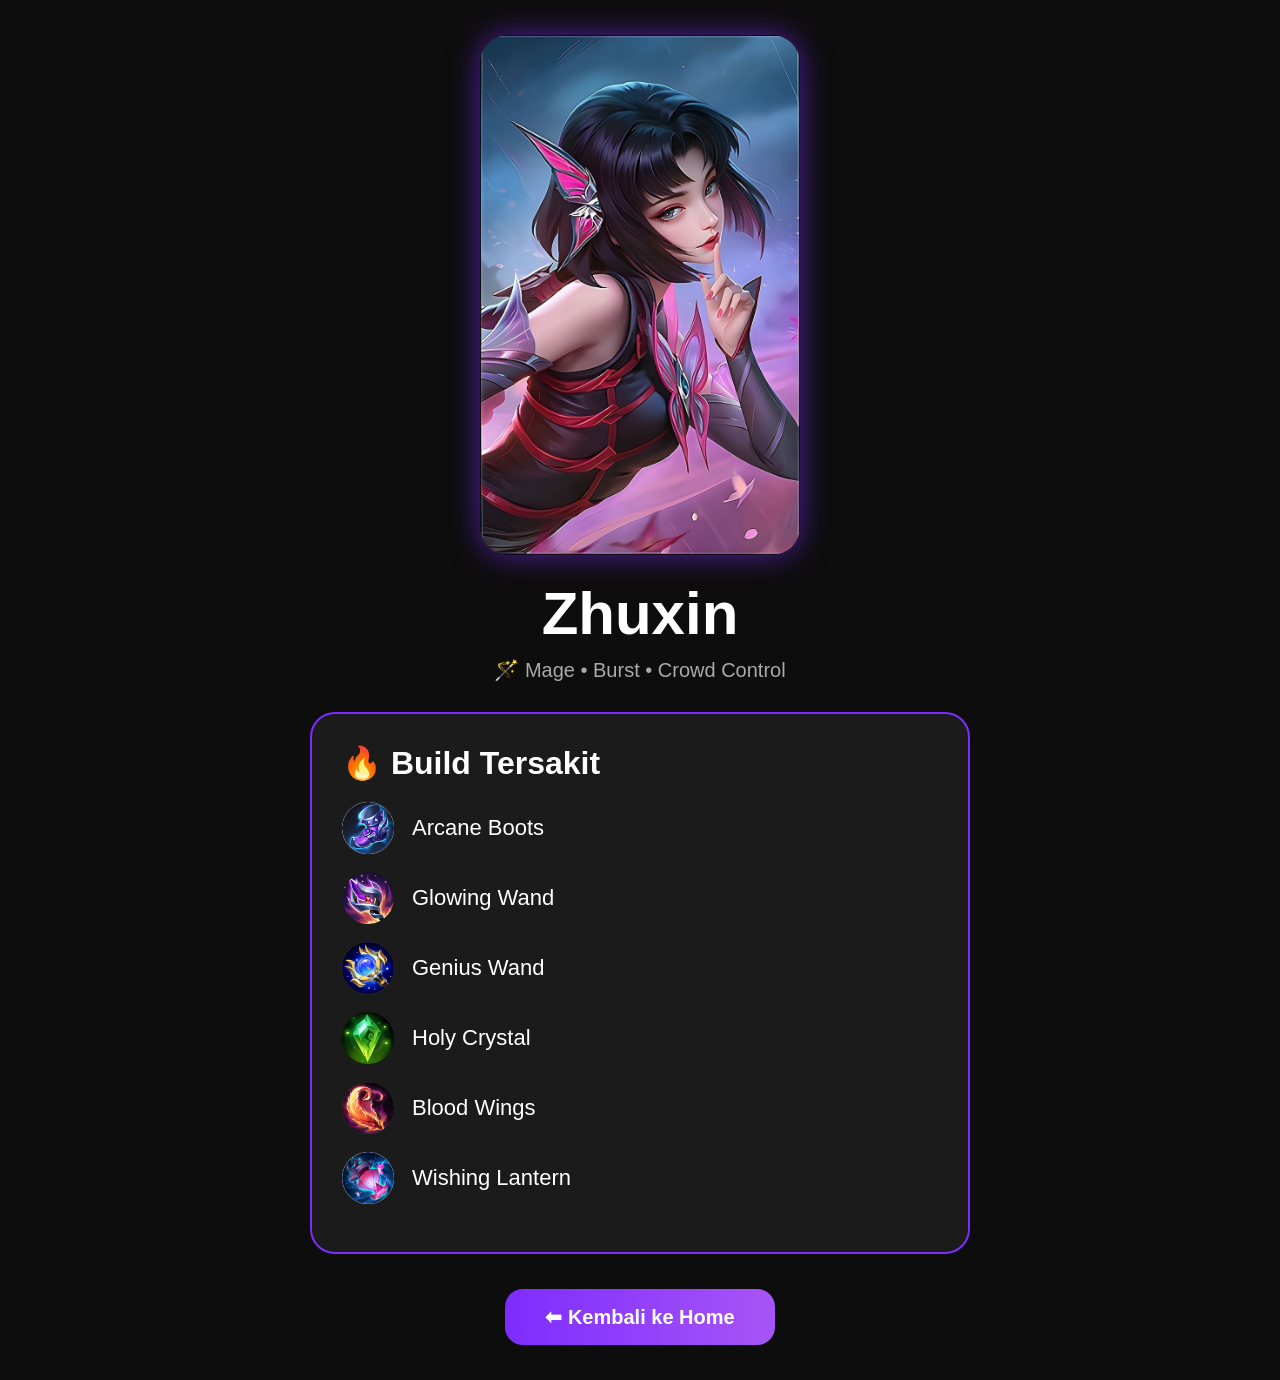
<file: Zhuxin.html>
<!DOCTYPE html>
<html lang="id">
<head>
    <meta charset="UTF-8">
    <meta name="viewport" content="width=device-width, initial-scale=1.0">
    <title>Zhuxin Build - NEXUS ML</title>

    <link rel="stylesheet" href="style.css">
</head>
<body>

<div class="hero-page">

    <img src="Zhuxin.jpg" class="hero-img">

    <h1>Zhuxin</h1>

    <p class="role">🪄 Mage • Burst • Crowd Control</p>

    <div class="build-box">

        <h2>🔥 Build Tersakit</h2>

        <ul>

            <li>
                <img src="Arcaneboots.jpg" class="item-icon">
                Arcane Boots
            </li>

            <li>
                <img src="Glowingwand.jpg" class="item-icon">
                Glowing Wand
            </li>

            <li>
                <img src="Geniuswand.jpg" class="item-icon">
                Genius Wand
            </li>

            <li>
                <img src="Holycristal.jpg" class="item-icon">
                Holy Crystal
            </li>

            <li>
                <img src="Bloodwings.jpg" class="item-icon">
                Blood Wings
            </li>

            <li>
                <img src="Wishinglantern.jpg" class="item-icon">
                Wishing Lantern
            </li>

        </ul>

    </div>

    <a href="index.html" class="back-btn">
        ⬅ Kembali ke Home
    </a>

</div>

</body>
</html>
</file>
<file: style.css>
/* =========================
   NEXUS ML - STYLE.CSS
========================= */

*{
    margin:0;
    padding:0;
    box-sizing:border-box;
    font-family:'Poppins',sans-serif;
}

body{
    background:#0d0d0d;
    color:#fff;
}

/* ================= HEADER ================= */

header{
    text-align:center;
    padding:35px 20px;
    background:linear-gradient(135deg,#7d2cff,#1a1a1a);
}

header h1{
    font-size:42px;
    font-weight:700;
}

header p{
    margin:10px 0 20px;
    color:#d8cfff;
}

input{
    width:90%;
    max-width:450px;
    padding:15px;
    border:none;
    border-radius:15px;
    outline:none;
    font-size:16px;
}

/* ================= MENU ================= */

.menu{
    display:flex;
    gap:12px;
    overflow-x:auto;
    padding:18px;
}

.menu button{
    border:none;
    padding:12px 22px;
    border-radius:30px;
    background:#7d2cff;
    color:#fff;
    font-weight:bold;
    cursor:pointer;
    transition:.3s;
    white-space:nowrap;
}

.menu button:hover{
    background:#a855f7;
    transform:scale(1.05);
}

/* ================= TITLE ================= */

.section-title,
h2{
    margin:25px 20px 15px;
    font-size:32px;
}

/* ================= HERO CARD ================= */

.hero-grid{
    display:grid;
    grid-template-columns:repeat(2,1fr);
    gap:20px;
    padding:20px;
}

.card{
    background:#1b1b1b;
    border-radius:22px;
    overflow:hidden;
    transition:.3s;
}

.card:hover{
    transform:translateY(-8px);
    box-shadow:0 0 25px rgba(125,44,255,.5);
}

.card img{
    width:100%;
    height:200px;
    object-fit:cover;
    display:block;
}

.card h3{
    padding:15px 15px 5px;
    font-size:22px;
}

.card p{
    color:#aaa;
    padding:0 15px;
}

.card button{
    margin:18px 15px;
    width:calc(100% - 30px);
    padding:12px;
    border:none;
    border-radius:15px;
    background:linear-gradient(90deg,#7d2cff,#a855f7);
    color:#fff;
    font-weight:bold;
    cursor:pointer;
    transition:.3s;
}

.card button:hover{
    transform:scale(1.04);
}

/* ================= TIER LIST ================= */

.tier-grid{
    display:grid;
    grid-template-columns:repeat(2,1fr);
    gap:18px;
    padding:20px;
}

.tier-card{
    background:#181818;
    border:2px solid #7d2cff;
    border-radius:22px;
    padding:18px;
    transition:.3s;
}

.tier-card:hover{
    transform:translateY(-5px);
    box-shadow:0 0 20px rgba(125,44,255,.5);
}

.tier-rank{
    font-size:30px;
    font-weight:bold;
    margin-bottom:15px;
}

.splus .tier-rank{
    color:#FFD700;
}

.s .tier-rank{
    color:#c084fc;
}

.tier-hero{
    display:flex;
    align-items:center;
    gap:12px;
    margin:12px 0;
}

.tier-hero img{
    width:55px;
    height:55px;
    object-fit:cover;
    border-radius:50%;
    border:2px solid #7d2cff;
}

.tier-hero span{
    font-size:18px;
}

/* ================= EVENT ================= */

.event-grid{
    display:grid;
    grid-template-columns:repeat(2,1fr);
    gap:18px;
    padding:20px;
}

.event-card{
    background:#181818;
    border-radius:22px;
    border:2px solid #7d2cff;
    padding:20px;
    text-align:center;
    transition:.3s;
}

.event-card:hover{
    transform:translateY(-5px);
    box-shadow:0 0 20px rgba(125,44,255,.5);
}

.event-icon{
    font-size:48px;
    margin-bottom:12px;
}

.event-card h3{
    margin-bottom:10px;
}

.event-card p{
    color:#aaa;
    margin-bottom:15px;
}

.event-card button{
    width:100%;
    padding:12px;
    border:none;
    border-radius:12px;
    background:linear-gradient(90deg,#7d2cff,#a855f7);
    color:white;
    font-weight:bold;
    cursor:pointer;
}

.event-banner{
    width:100%;
    height:140px;
    object-fit:cover;
    border-radius:15px;
    margin-bottom:15px;
}

.event-timer{
    font-size:20px;
    font-weight:bold;
    color:#a855f7;
    margin-bottom:15px;
}
/* ================= HERO PAGE ================= */

.hero-page{
    max-width:700px;
    margin:auto;
    padding:35px 20px;
    text-align:center;
}

.hero-img{
    width:320px;
    max-width:100%;
    border-radius:28px;
    box-shadow:0 0 30px rgba(125,44,255,.6);
}

.hero-page h1{
    font-size:60px;
    margin-top:20px;
}

.role{
    color:#aaa;
    font-size:20px;
    margin:10px 0 30px;
}

.build-box{
    background:#1b1b1b;
    border:2px solid #7d2cff;
    border-radius:25px;
    padding:30px;
    text-align:left;
}

.build-box h2{
    margin:0 0 20px;
}

.build-box ul{
    list-style:none;
}

.build-box li{
    display:flex;
    align-items:center;
    gap:18px;
    margin:18px 0;
    font-size:22px;
}

.item-icon{
    width:52px;
    height:52px;
    object-fit:cover;
    border-radius:12px;
    flex-shrink:0;
}

.back-btn{
    display:inline-block;
    margin-top:35px;
    padding:16px 40px;
    background:linear-gradient(90deg,#7d2cff,#a855f7);
    color:white;
    text-decoration:none;
    border-radius:18px;
    font-size:20px;
    font-weight:bold;
    transition:.3s;
}

.back-btn:hover{
    transform:scale(1.05);
}

/* ================= FOOTER ================= */

footer{
    text-align:center;
    padding:30px;
    color:#888;
}
#filterRole{
    width:90%;
    max-width:450px;
    padding:15px;
    margin-top:10px;
    border:none;
    border-radius:12px;
    font-size:16px;
}
/* ===== Counter Hero ===== */

.counter-box{
    margin-top:30px;
    padding:25px;
    background:#1b1b1b;
    border:2px solid #ff4d4d;
    border-radius:20px;
    text-align:center;
}

.counter-box h2{
    color:#ff5555;
    margin-bottom:20px;
}

.counter-list{
    display:flex;
    justify-content:center;
    gap:25px;
    margin-bottom:20px;
    flex-wrap:wrap;
}

.counter-item{
    display:flex;
    flex-direction:column;
    align-items:center;
}

.counter-item img{
    width:80px;
    height:80px;
    border-radius:50%;
    object-fit:cover;
    border:3px solid #ff4d4d;
}

.counter-item p{
    margin-top:10px;
    color:white;
    font-weight:bold;
}

.counter-text{
    color:#ccc;
    font-size:15px;
    line-height:1.6;
    text-align:left;
    word-wrap:break-word;
    overflow-wrap:break-word;
}

.counter-text p{
    margin-bottom:12px;
}

.counter-text p:last-child{
    margin-bottom:0;
}
/* ================= CAROUSEL ================= */

.carousel{
    position:relative;
    max-width:700px;
    margin:20px auto;
    overflow:hidden;
    border-radius:22px;
    box-shadow:0 0 25px rgba(125,44,255,.4);
}

.carousel-track{
    display:flex;
    transition:transform .6s ease;
}

.carousel-slide{
    min-width:100%;
    position:relative;
}

.carousel-slide img{
    width:100%;
    height:220px;
    object-fit:cover;
    display:block;
}

.carousel-caption{
    position:absolute;
    bottom:0;
    left:0;
    right:0;
    padding:25px 18px 15px;
    background:linear-gradient(transparent, rgba(0,0,0,.85));
    color:#fff;
    font-size:22px;
    font-weight:bold;
}

.carousel-dots{
    display:flex;
    justify-content:center;
    gap:8px;
    padding:14px;
    background:#1b1b1b;
}

.dot{
    width:9px;
    height:9px;
    border-radius:50%;
    background:#555;
    cursor:pointer;
    transition:.3s;
}

.dot.active{
    background:#7d2cff;
    width:22px;
    border-radius:5px;
}
/* ================= CHAT AI WIDGET ================= */

.chat-toggle{
    position:fixed;
    bottom:25px;
    right:25px;
    width:60px;
    height:60px;
    background:linear-gradient(135deg,#7d2cff,#a855f7);
    border-radius:50%;
    display:flex;
    align-items:center;
    justify-content:center;
    font-size:28px;
    cursor:pointer;
    box-shadow:0 0 20px rgba(125,44,255,.6);
    z-index:999;
}

.chat-box{
    position:fixed;
    bottom:100px;
    right:25px;
    width:320px;
    max-width:90vw;
    height:420px;
    background:#1b1b1b;
    border:2px solid #7d2cff;
    border-radius:20px;
    display:none;
    flex-direction:column;
    overflow:hidden;
    z-index:999;
    box-shadow:0 0 30px rgba(125,44,255,.5);
}

.chat-box.open{
    display:flex;
}

.chat-header{
    background:linear-gradient(90deg,#7d2cff,#a855f7);
    padding:14px 16px;
    font-weight:bold;
    display:flex;
    justify-content:space-between;
    align-items:center;
}

.chat-close{
    cursor:pointer;
}

.chat-messages{
    flex:1;
    overflow-y:auto;
    padding:14px;
    display:flex;
    flex-direction:column;
    gap:10px;
}

.chat-msg{
    padding:10px 14px;
    border-radius:14px;
    font-size:14px;
    line-height:1.5;
    max-width:85%;
    word-wrap:break-word;
}

.chat-msg-ai{
    background:#2a2a2a;
    align-self:flex-start;
    border-bottom-left-radius:4px;
}

.chat-msg-user{
    background:#7d2cff;
    align-self:flex-end;
    border-bottom-right-radius:4px;
}

.chat-input-area{
    display:flex;
    padding:12px;
    gap:8px;
    border-top:1px solid #333;
}

.chat-input-area input{
    flex:1;
    padding:10px;
    border-radius:12px;
    font-size:14px;
    width:auto;
}

.chat-input-area button{
    background:linear-gradient(90deg,#7d2cff,#a855f7);
    color:white;
    border:none;
    border-radius:12px;
    padding:0 16px;
    font-size:18px;
    cursor:pointer;
}
.thinking-dots{
    display:inline-flex;
    margin-left:2px;
}

.thinking-dots span{
    animation: dotBlink 1.4s infinite;
    opacity:0;
}

.thinking-dots span:nth-child(1){
    animation-delay:0s;
}

.thinking-dots span:nth-child(2){
    animation-delay:0.2s;
}

.thinking-dots span:nth-child(3){
    animation-delay:0.4s;
}

@keyframes dotBlink{
    0%{ opacity:0; }
    25%{ opacity:1; }
    50%{ opacity:0; }
    100%{ opacity:0; }
}
/* ================= THINKING DOTS ================= */

.thinking-dots{
    display:inline-flex;
    margin-left:2px;
}

.thinking-dots span{
    animation: dotBlink 1.4s infinite;
    opacity:0;
}

.thinking-dots span:nth-child(1){
    animation-delay:0s;
}

.thinking-dots span:nth-child(2){
    animation-delay:0.2s;
}

.thinking-dots span:nth-child(3){
    animation-delay:0.4s;
}

@keyframes dotBlink{
    0%{ opacity:0; }
    25%{ opacity:1; }
    50%{ opacity:0; }
    100%{ opacity:0; }
}

/* ================= QUICK QUESTIONS ================= */

.quick-questions{
    display:flex;
    flex-wrap:wrap;
    gap:8px;
    padding:12px;
    border-top:1px solid #333;
    background:#161616;
}

.quick-questions button{
    background:rgba(125,44,255,0.15);
    border:1px solid rgba(125,44,255,0.5);
    color:#d8cfff;
    padding:8px 12px;
    border-radius:16px;
    font-size:12px;
    font-weight:500;
    white-space:nowrap;
    cursor:pointer;
    transition:.2s;
}

.quick-questions button:hover,
.quick-questions button:active{
    background:linear-gradient(90deg,#7d2cff,#a855f7);
    border-color:transparent;
    color:#fff;
}
/* ================= EVENT DETAIL MODAL ================= */

.event-modal-overlay{
    display:none;
    position:fixed;
    top:0;
    left:0;
    right:0;
    bottom:0;
    background:rgba(0,0,0,.75);
    z-index:2000;
    align-items:center;
    justify-content:center;
    padding:20px;
}

.event-modal-overlay.open{
    display:flex;
}

.event-modal{
    background:#1b1b1b;
    border:2px solid #7d2cff;
    border-radius:22px;
    max-width:480px;
    width:100%;
    max-height:85vh;
    overflow-y:auto;
    box-shadow:0 0 35px rgba(125,44,255,.6);
}

.event-modal-header{
    background:linear-gradient(90deg,#7d2cff,#a855f7);
    padding:18px 20px;
    font-size:20px;
    font-weight:bold;
    display:flex;
    justify-content:space-between;
    align-items:center;
    position:sticky;
    top:0;
}

.event-modal-close{
    cursor:pointer;
    font-size:22px;
}

.event-modal-body{
    padding:20px;
}

.event-modal-icon{
    font-size:48px;
    text-align:center;
    margin-bottom:10px;
}

.event-modal-status{
    text-align:center;
    font-weight:bold;
    color:#c084fc;
    margin-bottom:15px;
}

.event-modal-row{
    background:#242424;
    padding:10px 14px;
    border-radius:12px;
    margin-bottom:12px;
    font-size:14px;
}

.event-modal-section{
    margin-bottom:16px;
}

.event-modal-section strong{
    color:#a855f7;
    font-size:15px;
    display:block;
    margin-bottom:6px;
}

.event-modal-section p{
    color:#ccc;
    font-size:14px;
    line-height:1.6;
}
/* ================= AUTH BUTTON & MODAL ================= */

.auth-btn-wrap{
    position:fixed;
    top:15px;
    right:15px;
    z-index:1500;
}

.auth-btn{
    background:linear-gradient(90deg,#7d2cff,#a855f7);
    color:#fff;
    border:none;
    padding:10px 18px;
    border-radius:20px;
    font-weight:bold;
    font-size:13px;
    cursor:pointer;
    box-shadow:0 0 15px rgba(125,44,255,.5);
}

.auth-modal-overlay{
    display:none;
    position:fixed;
    top:0; left:0; right:0; bottom:0;
    background:rgba(0,0,0,.75);
    z-index:3000;
    align-items:center;
    justify-content:center;
    padding:20px;
}

.auth-modal-overlay.open{
    display:flex;
}

.auth-modal{
    background:#1b1b1b;
    border:2px solid #7d2cff;
    border-radius:22px;
    max-width:380px;
    width:100%;
    box-shadow:0 0 35px rgba(125,44,255,.6);
    overflow:hidden;
}

.auth-modal-header{
    background:linear-gradient(90deg,#7d2cff,#a855f7);
    padding:16px 20px;
    font-size:18px;
    font-weight:bold;
    display:flex;
    justify-content:space-between;
    align-items:center;
}

.auth-modal-body{
    padding:22px;
    display:flex;
    flex-direction:column;
    gap:12px;
}

.auth-modal-body input{
    background:#242424;
    border:1px solid #333;
    color:#fff;
    padding:12px 14px;
    border-radius:12px;
    font-size:14px;
    font-family:'Poppins',sans-serif;
}

.auth-modal-body input:focus{
    outline:none;
    border-color:#7d2cff;
}

.auth-submit-btn{
    background:linear-gradient(90deg,#7d2cff,#a855f7);
    color:#fff;
    border:none;
    padding:12px;
    border-radius:12px;
    font-weight:bold;
    cursor:pointer;
    font-family:'Poppins',sans-serif;
}

.auth-error{
    color:#ff6b6b;
    font-size:13px;
    min-height:16px;
}

.auth-switch{
    text-align:center;
    color:#aaa;
    font-size:13px;
}

.auth-switch span{
    color:#c084fc;
    cursor:pointer;
    font-weight:bold;
}

.profile-avatar{
    font-size:48px;
    text-align:center;
}

.profile-username{
    text-align:center;
    font-size:18px;
    font-weight:bold;
    color:#c084fc;
}

.auth-logout-btn{
    background:#ff4d4d;
}
</file>
